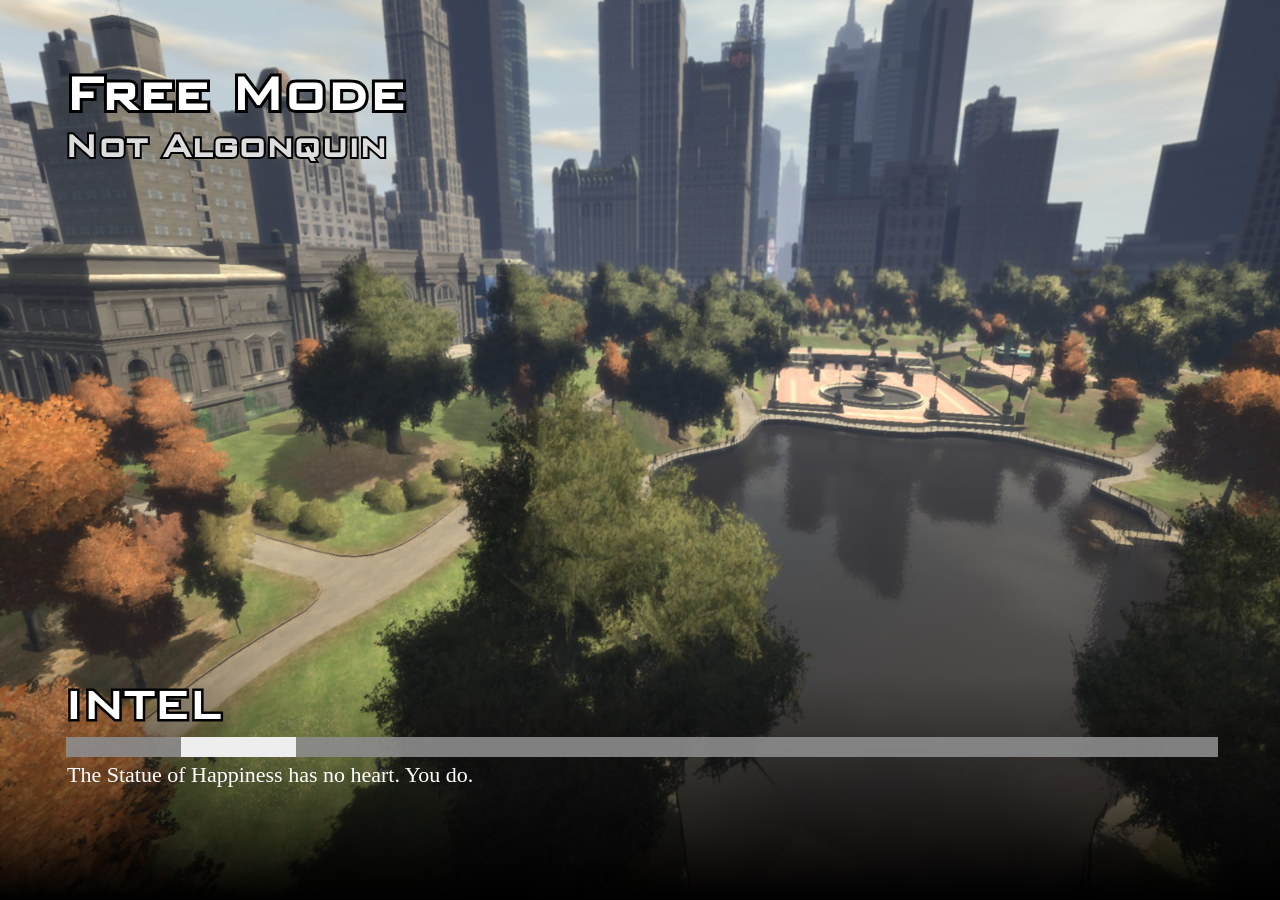
<file: resources/[test]/example-loadscreen/index.html>
<html>
    <head>
        <link href="keks.css" rel="stylesheet" type="text/css" />
    </head>
    <body>
        <div class="backdrop">
            <div class="top">
                <h1 title="Free Mode">Free Mode</h1>
                <h2 title="Not Algonquin">Not Algonquin</h2>
            </div>

            <div class="letni">
                <h2 title="INTEL">Intel</h2>
                <h3></h3>
                <div class="loadbar"><div class="thingy"></div></div>
                <p>The Statue of Happiness has no heart. You do.</p>
            </div>
            <div class="bottom">
                <div id="gradient">
                </div>
            </div>
        </div>

<script type="text/javascript">
// this will actually restart the loading bar a lot, making multiple loading bars is an exercise to the reader... for now.
// for a set of possible events, see https://github.com/citizenfx/fivem/blob/master/code/components/loading-screens-five/src/LoadingScreens.cpp
var count = 0;
var thisCount = 0;

const emoji = {
    INIT_BEFORE_MAP_LOADED: [ '🍉' ],
    INIT_AFTER_MAP_LOADED: [ '🍋', '🍊' ],
    INIT_SESSION: [ '🍐', '🍅', '🍆' ],
};

const handlers = {
    startInitFunctionOrder(data)
    {
        count = data.count;

        document.querySelector('.letni h3').innerHTML += emoji[data.type][data.order - 1] || '';
    },

    initFunctionInvoking(data)
    {
        document.querySelector('.thingy').style.left = '0%';
        document.querySelector('.thingy').style.width = ((data.idx / count) * 100) + '%';
    },

    startDataFileEntries(data)
    {
        count = data.count;

        document.querySelector('.letni h3').innerHTML += "\u{1f358}";
    },

    performMapLoadFunction(data)
    {
        ++thisCount;

        document.querySelector('.thingy').style.left = '0%';
        document.querySelector('.thingy').style.width = ((thisCount / count) * 100) + '%';
    },

    onLogLine(data)
    {
        document.querySelector('.letni p').innerHTML = data.message + "..!";
    }
};

window.addEventListener('message', function(e)
{
    (handlers[e.data.eventName] || function() {})(e.data);
});
</script>
    </body>
</html>
</file>
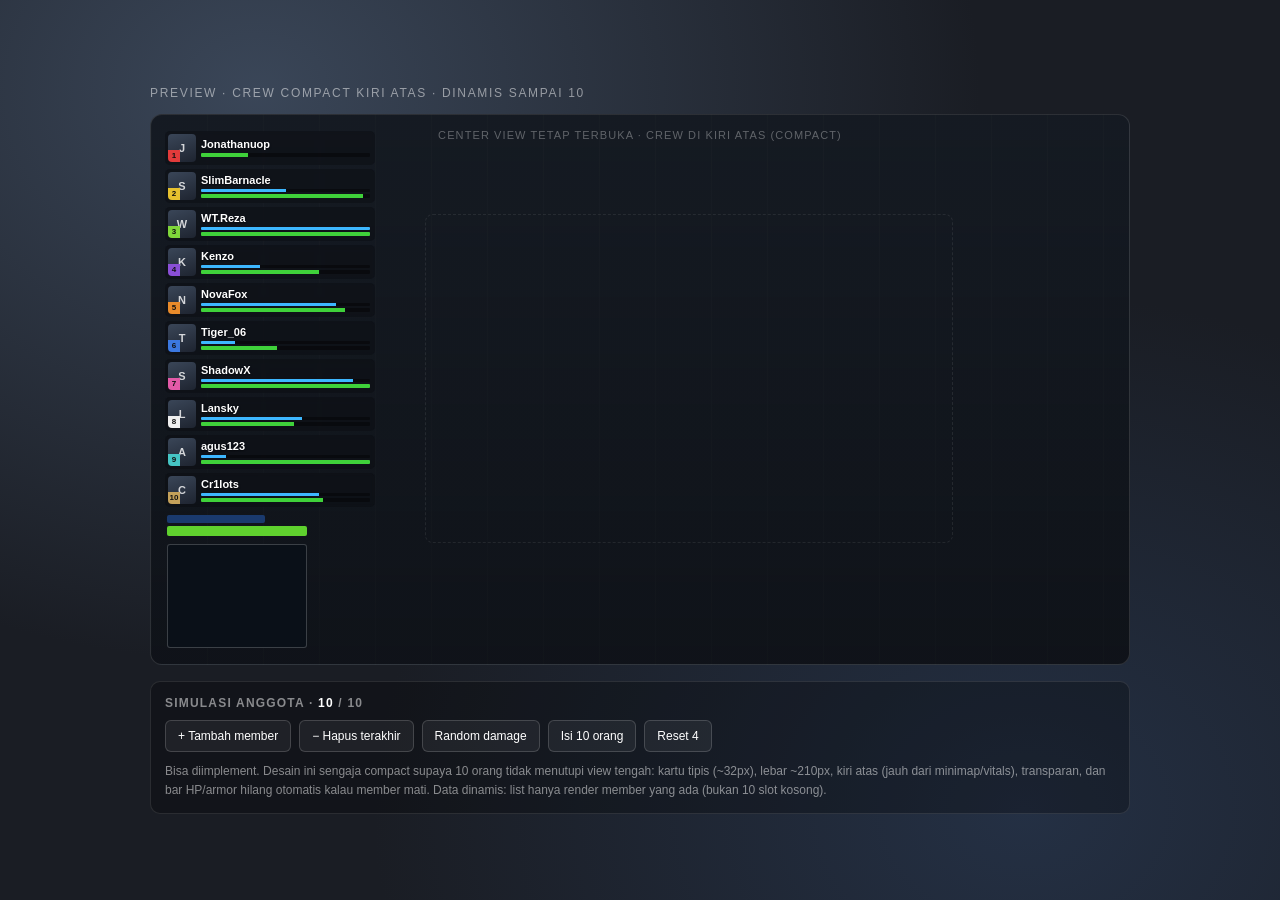
<file: ui-preview/crew-list-compact.html>
<!DOCTYPE html>
<html lang="id">
<head>
  <meta charset="UTF-8" />
  <meta name="viewport" content="width=device-width, initial-scale=1.0" />
  <title>WTBG Preview — Crew compact (kiri, max 10)</title>
  <style>
    :root {
      --panel: rgba(12, 14, 20, 0.52);
      --track: rgba(0, 0, 0, 0.4);
      --health: #3fd13a;
      --armor: #3db7ff;
      --ink: #ffffff;
      --muted: rgba(255, 255, 255, 0.5);
    }

    * { box-sizing: border-box; margin: 0; padding: 0; }

    body {
      min-height: 100vh;
      display: grid;
      place-items: center;
      font-family: "Segoe UI", Arial, Helvetica, sans-serif;
      color: var(--ink);
      background:
        radial-gradient(ellipse at 20% 10%, #3a4658 0%, transparent 50%),
        radial-gradient(ellipse at 80% 90%, #243044 0%, transparent 45%),
        #1a1d24;
      padding: 24px;
    }

    .stage { width: min(980px, 96vw); }

    .label {
      font-size: 12px;
      letter-spacing: 0.14em;
      text-transform: uppercase;
      color: var(--muted);
      margin-bottom: 14px;
    }

    .screen {
      position: relative;
      aspect-ratio: 16 / 9;
      border-radius: 12px;
      overflow: hidden;
      border: 1px solid rgba(255, 255, 255, 0.12);
      background:
        linear-gradient(180deg, rgba(20, 28, 36, 0.15), rgba(8, 10, 14, 0.45)),
        repeating-linear-gradient(90deg, rgba(255,255,255,0.015) 0 1px, transparent 1px 56px),
        #151a22;
    }

    .screen::before {
      content: "Center view tetap terbuka · crew di kiri atas (compact)";
      position: absolute;
      top: 14px;
      left: 50%;
      transform: translateX(-50%);
      font-size: 11px;
      letter-spacing: 0.1em;
      text-transform: uppercase;
      color: rgba(255, 255, 255, 0.32);
      white-space: nowrap;
    }

    /* Safe center zone indicator */
    .safe-zone {
      position: absolute;
      left: 28%;
      right: 18%;
      top: 18%;
      bottom: 22%;
      border: 1px dashed rgba(255, 255, 255, 0.08);
      border-radius: 8px;
      pointer-events: none;
    }

    /* Minimap + vitals (bottom-left) — crew jangan tabrakan sini */
    .minimap {
      position: absolute;
      left: 16px;
      bottom: 16px;
      width: 140px;
      height: 104px;
      border-radius: 3px;
      border: 1px solid rgba(255, 255, 255, 0.2);
      background: #0a1018;
    }

    .vitals-mock {
      position: absolute;
      left: 16px;
      bottom: 128px;
      width: 140px;
      display: flex;
      flex-direction: column;
      gap: 3px;
    }

    .vitals-mock i {
      display: block;
      height: 10px;
      border-radius: 2px;
      background: #5fd12e;
    }

    .vitals-mock i:first-child {
      height: 8px;
      width: 70%;
      background: #1a3a6e;
    }

    /* ===== Compact crew — kiri atas ===== */
    .crew {
      position: absolute;
      top: 16px;
      left: 14px;
      width: min(210px, 22vw);
      display: flex;
      flex-direction: column;
      gap: 4px;
      max-height: calc(100% - 160px); /* sisakan ruang minimap/vitals */
      overflow: hidden;
      pointer-events: none;
      user-select: none;
    }

    .member {
      display: grid;
      grid-template-columns: 28px 1fr;
      gap: 5px;
      align-items: center;
      padding: 3px 5px 3px 3px;
      border-radius: 5px;
      background: var(--panel);
      backdrop-filter: blur(2px);
    }

    .member.is-dead {
      opacity: 0.38;
      filter: grayscale(0.4);
    }

    .member.is-dead .bars {
      display: none; /* hemat ruang saat mati */
    }

    .avatar {
      width: 28px;
      height: 28px;
      border-radius: 4px;
      overflow: hidden;
      position: relative;
      background: #2a2436;
    }

    .avatar .fallback {
      width: 100%;
      height: 100%;
      display: grid;
      place-items: center;
      font-size: 11px;
      font-weight: 800;
      color: rgba(255, 255, 255, 0.8);
      background: linear-gradient(160deg, #3a4658, #1e2430);
    }

    .avatar .slot {
      position: absolute;
      left: 0;
      bottom: 0;
      width: 12px;
      height: 12px;
      font-size: 8px;
      font-weight: 800;
      color: #111;
      display: grid;
      place-items: center;
      line-height: 1;
    }

    .mid {
      min-width: 0;
      display: flex;
      flex-direction: column;
      gap: 3px;
    }

    .name {
      font-size: 11px;
      font-weight: 700;
      white-space: nowrap;
      overflow: hidden;
      text-overflow: ellipsis;
      text-shadow: 0 1px 2px rgba(0, 0, 0, 0.55);
      line-height: 1.1;
    }

    .bars {
      display: flex;
      flex-direction: column;
      gap: 2px;
    }

    .bar {
      height: 4px;
      border-radius: 1px;
      background: var(--track);
      overflow: hidden;
    }

    .bar.armor { height: 3px; }
    .bar > i {
      display: block;
      height: 100%;
      width: 0%;
      transition: width 140ms linear;
    }
    .bar.armor > i { background: var(--armor); }
    .bar.health > i { background: var(--health); }
    .bar.is-hidden { display: none; }

    .c1 { background: #e23b3b; }
    .c2 { background: #e6c12e; }
    .c3 { background: #7fd63a; }
    .c4 { background: #8a4fd6; }
    .c5 { background: #e88a2a; }
    .c6 { background: #3b78e0; }
    .c7 { background: #e35aa8; }
    .c8 { background: #efefef; }
    .c9 { background: #45c4c4; }
    .c10 { background: #c4a15a; }

    .panel {
      margin-top: 16px;
      padding: 14px;
      border-radius: 10px;
      border: 1px solid rgba(255, 255, 255, 0.1);
      background: rgba(0, 0, 0, 0.28);
    }

    .panel h2 {
      font-size: 12px;
      letter-spacing: 0.1em;
      text-transform: uppercase;
      color: var(--muted);
      margin-bottom: 10px;
    }

    .actions {
      display: flex;
      flex-wrap: wrap;
      gap: 8px;
      margin-bottom: 10px;
    }

    button {
      border: 1px solid rgba(255, 255, 255, 0.16);
      background: rgba(255, 255, 255, 0.06);
      color: #fff;
      font-size: 12px;
      padding: 8px 12px;
      border-radius: 6px;
      cursor: pointer;
    }

    button:hover { background: rgba(255, 255, 255, 0.12); }

    .note {
      font-size: 12px;
      line-height: 1.55;
      color: var(--muted);
    }

    .count {
      font-variant-numeric: tabular-nums;
      color: #fff;
    }
  </style>
</head>
<body>
  <div class="stage">
    <p class="label">Preview · Crew compact kiri atas · dinamis sampai 10</p>

    <div class="screen">
      <div class="safe-zone"></div>
      <div class="crew" id="crew"></div>
      <div class="vitals-mock" aria-hidden="true"><i></i><i></i></div>
      <div class="minimap"></div>
    </div>

    <div class="panel">
      <h2>Simulasi anggota · <span class="count" id="count">0</span> / 10</h2>
      <div class="actions">
        <button type="button" id="btn-add">+ Tambah member</button>
        <button type="button" id="btn-remove">− Hapus terakhir</button>
        <button type="button" id="btn-damage">Random damage</button>
        <button type="button" id="btn-fill10">Isi 10 orang</button>
        <button type="button" id="btn-reset">Reset 4</button>
      </div>
      <p class="note">
        Bisa diimplement. Desain ini sengaja compact supaya 10 orang tidak menutupi
        view tengah: kartu tipis (~32px), lebar ~210px, kiri atas (jauh dari minimap/vitals),
        transparan, dan bar HP/armor hilang otomatis kalau member mati.
        Data dinamis: list hanya render member yang ada (bukan 10 slot kosong).
      </p>
    </div>
  </div>

  <script>
    const COLORS = ["c1","c2","c3","c4","c5","c6","c7","c8","c9","c10"];
    const NAMES = [
      "Jonathanuop", "SlimBarnacle", "WT.Reza", "Kenzo", "NovaFox",
      "Tiger_06", "ShadowX", "Lansky", "agus123", "Cr1lots"
    ];

    let members = NAMES.slice(0, 10).map((name, i) => ({
      name,
      armor: [0, 50, 100, 35, 80, 20, 90, 60, 15, 70][i],
      health: [28, 96, 100, 70, 85, 45, 100, 55, 100, 72][i],
      alive: true,
    }));

    function clamp(n, min, max) {
      return Math.max(min, Math.min(max, Number(n) || 0));
    }

    function escapeHtml(v) {
      return String(v)
        .replaceAll("&", "&amp;")
        .replaceAll("<", "&lt;")
        .replaceAll(">", "&gt;")
        .replaceAll('"', "&quot;");
    }

    function card(m, i) {
      const dead = !m.alive || m.health <= 0;
      const armor = clamp(m.armor, 0, 100);
      const health = clamp(m.health, 0, 100);
      const hideArmor = armor <= 0;
      const initial = (m.name || "?").trim().slice(0, 1).toUpperCase();

      return `
        <article class="member${dead ? " is-dead" : ""}">
          <div class="avatar">
            <div class="fallback">${escapeHtml(initial)}</div>
            <span class="slot ${COLORS[i]}">${i + 1}</span>
          </div>
          <div class="mid">
            <div class="name">${escapeHtml(m.name)}</div>
            <div class="bars">
              <div class="bar armor${hideArmor ? " is-hidden" : ""}"><i style="width:${armor}%"></i></div>
              <div class="bar health"><i style="width:${health}%"></i></div>
            </div>
          </div>
        </article>`;
    }

    function render() {
      document.getElementById("crew").innerHTML = members.map(card).join("");
      document.getElementById("count").textContent = String(members.length);
    }

    document.getElementById("btn-add").addEventListener("click", () => {
      if (members.length >= 10) return;
      const i = members.length;
      members.push({
        name: NAMES[i] || `Player_${i + 1}`,
        armor: 60 + Math.floor(Math.random() * 40),
        health: 70 + Math.floor(Math.random() * 30),
        alive: true,
      });
      render();
    });

    document.getElementById("btn-remove").addEventListener("click", () => {
      members.pop();
      render();
    });

    document.getElementById("btn-damage").addEventListener("click", () => {
      members.forEach((m) => {
        if (!m.alive) return;
        let left = 10 + Math.floor(Math.random() * 35);
        if (m.armor > 0) {
          const taken = Math.min(m.armor, left);
          m.armor -= taken;
          left -= taken;
        }
        if (left > 0) m.health = clamp(m.health - left, 0, 100);
        if (m.health <= 0) m.alive = false;
      });
      render();
    });

    document.getElementById("btn-fill10").addEventListener("click", () => {
      while (members.length < 10) {
        const i = members.length;
        members.push({
          name: NAMES[i] || `Player_${i + 1}`,
          armor: Math.floor(Math.random() * 100),
          health: 40 + Math.floor(Math.random() * 60),
          alive: true,
        });
      }
      render();
    });

    document.getElementById("btn-reset").addEventListener("click", () => {
      members = NAMES.slice(0, 4).map((name) => ({
        name,
        armor: 100,
        health: 100,
        alive: true,
      }));
      render();
    });

    render();
  </script>
</body>
</html>
</file>
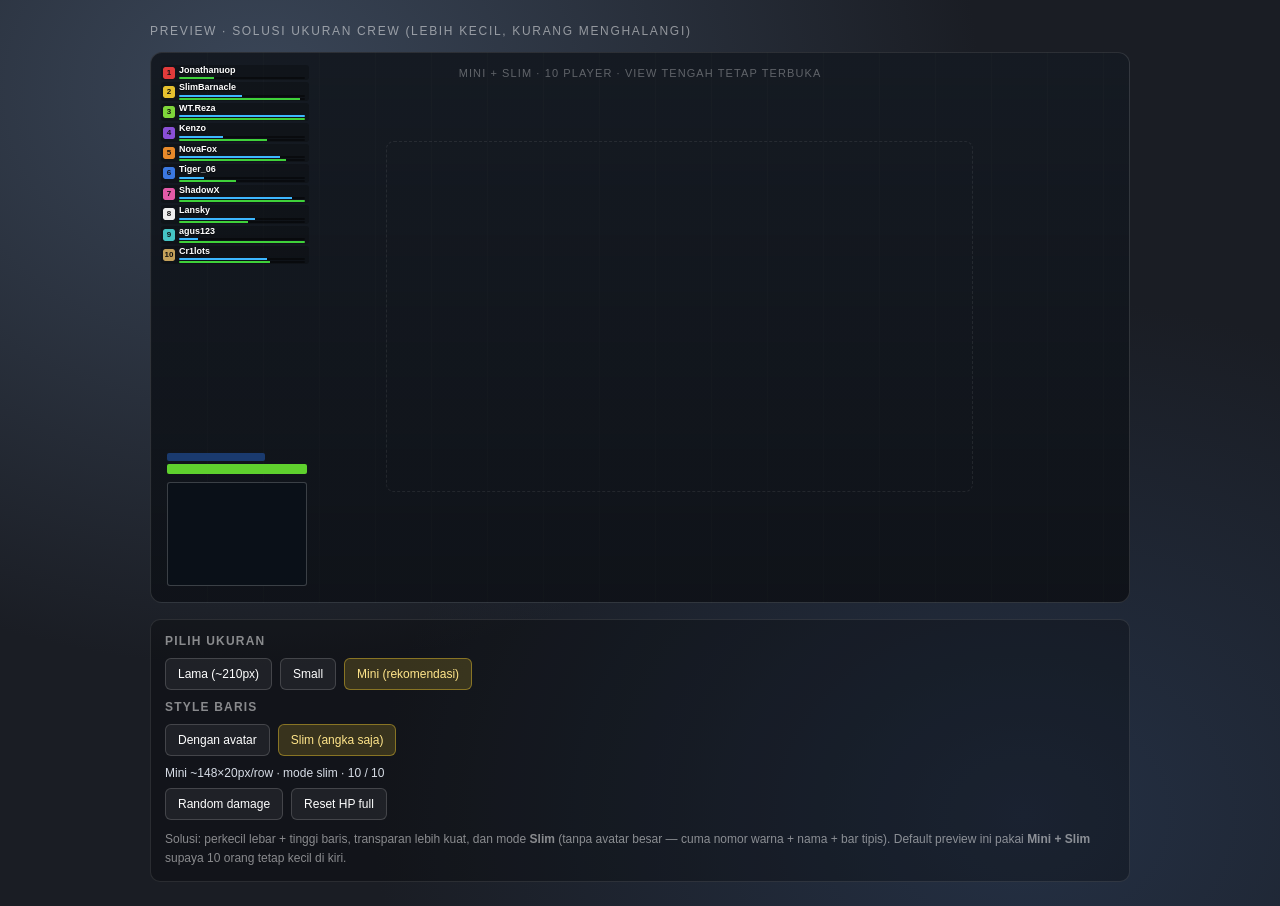
<file: ui-preview/crew-list-mini.html>
<!DOCTYPE html>
<html lang="id">
<head>
  <meta charset="UTF-8" />
  <meta name="viewport" content="width=device-width, initial-scale=1.0" />
  <title>WTBG Preview — Crew mini (solusi ukuran)</title>
  <style>
    :root {
      --panel: rgba(10, 12, 16, 0.42);
      --track: rgba(0, 0, 0, 0.45);
      --health: #3fd13a;
      --armor: #3db7ff;
      --ink: #ffffff;
      --muted: rgba(255, 255, 255, 0.5);
      --crew-w: 156px;
      --row-pad: 2px;
      --gap: 2px;
      --avatar: 18px;
      --name: 10px;
      --bar-h: 2px;
      --armor-h: 2px;
      --slot: 9px;
    }

    * { box-sizing: border-box; margin: 0; padding: 0; }

    body {
      min-height: 100vh;
      display: grid;
      place-items: center;
      font-family: "Segoe UI", Arial, Helvetica, sans-serif;
      color: var(--ink);
      background:
        radial-gradient(ellipse at 20% 10%, #3a4658 0%, transparent 50%),
        radial-gradient(ellipse at 80% 90%, #243044 0%, transparent 45%),
        #1a1d24;
      padding: 24px;
    }

    .stage { width: min(980px, 96vw); }

    .label {
      font-size: 12px;
      letter-spacing: 0.14em;
      text-transform: uppercase;
      color: var(--muted);
      margin-bottom: 14px;
    }

    .screen {
      position: relative;
      aspect-ratio: 16 / 9;
      border-radius: 12px;
      overflow: hidden;
      border: 1px solid rgba(255, 255, 255, 0.12);
      background:
        linear-gradient(180deg, rgba(20, 28, 36, 0.15), rgba(8, 10, 14, 0.45)),
        repeating-linear-gradient(90deg, rgba(255,255,255,0.015) 0 1px, transparent 1px 56px),
        #151a22;
    }

    .hint {
      position: absolute;
      top: 14px;
      left: 50%;
      transform: translateX(-50%);
      font-size: 11px;
      letter-spacing: 0.1em;
      text-transform: uppercase;
      color: rgba(255, 255, 255, 0.32);
      white-space: nowrap;
      pointer-events: none;
    }

    .safe-zone {
      position: absolute;
      left: 24%;
      right: 16%;
      top: 16%;
      bottom: 20%;
      border: 1px dashed rgba(255, 255, 255, 0.08);
      border-radius: 8px;
      pointer-events: none;
    }

    .minimap {
      position: absolute;
      left: 16px;
      bottom: 16px;
      width: 140px;
      height: 104px;
      border-radius: 3px;
      border: 1px solid rgba(255, 255, 255, 0.2);
      background: #0a1018;
    }

    .vitals-mock {
      position: absolute;
      left: 16px;
      bottom: 128px;
      width: 140px;
      display: flex;
      flex-direction: column;
      gap: 3px;
    }

    .vitals-mock i {
      display: block;
      height: 10px;
      border-radius: 2px;
      background: #5fd12e;
    }

    .vitals-mock i:first-child {
      height: 8px;
      width: 70%;
      background: #1a3a6e;
    }

    /* Crew */
    .crew {
      position: absolute;
      top: 12px;
      left: 10px;
      width: var(--crew-w);
      display: flex;
      flex-direction: column;
      gap: var(--gap);
      max-height: calc(100% - 150px);
      overflow: hidden;
      pointer-events: none;
      user-select: none;
    }

    .member {
      display: grid;
      grid-template-columns: var(--avatar) 1fr;
      gap: 4px;
      align-items: center;
      padding: var(--row-pad) 4px var(--row-pad) 2px;
      border-radius: 3px;
      background: var(--panel);
    }

    .member.is-dead { opacity: 0.34; filter: grayscale(0.45); }
    .member.is-dead .bars { display: none; }

    .avatar {
      width: var(--avatar);
      height: var(--avatar);
      border-radius: 3px;
      position: relative;
      overflow: hidden;
      background: #2a2436;
    }

    .avatar .fallback {
      width: 100%;
      height: 100%;
      display: grid;
      place-items: center;
      font-size: calc(var(--avatar) * 0.45);
      font-weight: 800;
      color: rgba(255, 255, 255, 0.85);
      background: linear-gradient(160deg, #3a4658, #1e2430);
    }

    .avatar .slot {
      position: absolute;
      left: 0;
      bottom: 0;
      min-width: var(--slot);
      height: var(--slot);
      padding: 0 1px;
      font-size: calc(var(--slot) * 0.78);
      font-weight: 800;
      color: #111;
      display: grid;
      place-items: center;
      line-height: 1;
    }

    .mid {
      min-width: 0;
      display: flex;
      flex-direction: column;
      gap: 2px;
    }

    .name {
      font-size: var(--name);
      font-weight: 700;
      white-space: nowrap;
      overflow: hidden;
      text-overflow: ellipsis;
      text-shadow: 0 1px 1px rgba(0, 0, 0, 0.6);
      line-height: 1.05;
    }

    .bars {
      display: flex;
      flex-direction: column;
      gap: 1px;
    }

    .bar {
      height: var(--bar-h);
      border-radius: 1px;
      background: var(--track);
      overflow: hidden;
    }

    .bar.armor { height: var(--armor-h); }
    .bar > i {
      display: block;
      height: 100%;
      width: 0%;
    }
    .bar.armor > i { background: var(--armor); }
    .bar.health > i { background: var(--health); }
    .bar.is-hidden { display: none; }

    /* Mode: no avatar — even thinner footprint */
    .crew.mode-slim .member {
      grid-template-columns: 12px 1fr;
      gap: 4px;
    }

    .crew.mode-slim .avatar {
      width: 12px;
      height: 12px;
      border-radius: 2px;
      background: transparent;
    }

    .crew.mode-slim .avatar .fallback { display: none; }
    .crew.mode-slim .avatar .slot {
      position: static;
      width: 12px;
      height: 12px;
      min-width: 12px;
      border-radius: 2px;
      font-size: 8px;
    }

    .c1 { background: #e23b3b; }
    .c2 { background: #e6c12e; }
    .c3 { background: #7fd63a; }
    .c4 { background: #8a4fd6; }
    .c5 { background: #e88a2a; }
    .c6 { background: #3b78e0; }
    .c7 { background: #e35aa8; }
    .c8 { background: #efefef; }
    .c9 { background: #45c4c4; }
    .c10 { background: #c4a15a; }

    .panel {
      margin-top: 16px;
      padding: 14px;
      border-radius: 10px;
      border: 1px solid rgba(255, 255, 255, 0.1);
      background: rgba(0, 0, 0, 0.28);
    }

    .panel h2 {
      font-size: 12px;
      letter-spacing: 0.1em;
      text-transform: uppercase;
      color: var(--muted);
      margin-bottom: 10px;
    }

    .sizes, .modes, .actions {
      display: flex;
      flex-wrap: wrap;
      gap: 8px;
      margin-bottom: 10px;
    }

    button {
      border: 1px solid rgba(255, 255, 255, 0.16);
      background: rgba(255, 255, 255, 0.06);
      color: #fff;
      font-size: 12px;
      padding: 8px 12px;
      border-radius: 6px;
      cursor: pointer;
    }

    button:hover { background: rgba(255, 255, 255, 0.12); }
    button.is-on {
      background: rgba(232, 196, 48, 0.18);
      border-color: rgba(232, 196, 48, 0.45);
      color: #ffe58a;
    }

    .meta {
      font-size: 12px;
      color: #d7dde6;
      margin-bottom: 8px;
      font-variant-numeric: tabular-nums;
    }

    .note {
      font-size: 12px;
      line-height: 1.55;
      color: var(--muted);
    }
  </style>
</head>
<body>
  <div class="stage">
    <p class="label">Preview · solusi ukuran crew (lebih kecil, kurang menghalangi)</p>

    <div class="screen">
      <p class="hint" id="hint">Mini · 10 player · view tengah tetap terbuka</p>
      <div class="safe-zone"></div>
      <div class="crew mode-slim" id="crew"></div>
      <div class="vitals-mock" aria-hidden="true"><i></i><i></i></div>
      <div class="minimap"></div>
    </div>

    <div class="panel">
      <h2>Pilih ukuran</h2>
      <div class="sizes">
        <button type="button" data-size="old">Lama (~210px)</button>
        <button type="button" data-size="small">Small</button>
        <button type="button" class="is-on" data-size="mini">Mini (rekomendasi)</button>
      </div>

      <h2>Style baris</h2>
      <div class="modes">
        <button type="button" data-mode="card">Dengan avatar</button>
        <button type="button" class="is-on" data-mode="slim">Slim (angka saja)</button>
      </div>

      <p class="meta" id="meta">—</p>

      <div class="actions">
        <button type="button" id="btn-damage">Random damage</button>
        <button type="button" id="btn-reset">Reset HP full</button>
      </div>

      <p class="note">
        Solusi: perkecil lebar + tinggi baris, transparan lebih kuat, dan mode
        <b>Slim</b> (tanpa avatar besar — cuma nomor warna + nama + bar tipis).
        Default preview ini pakai <b>Mini + Slim</b> supaya 10 orang tetap kecil di kiri.
      </p>
    </div>
  </div>

  <script>
    const COLORS = ["c1","c2","c3","c4","c5","c6","c7","c8","c9","c10"];
    const NAMES = [
      "Jonathanuop", "SlimBarnacle", "WT.Reza", "Kenzo", "NovaFox",
      "Tiger_06", "ShadowX", "Lansky", "agus123", "Cr1lots"
    ];

    const SIZES = {
      old: {
        "--crew-w": "210px",
        "--row-pad": "3px",
        "--gap": "4px",
        "--avatar": "28px",
        "--name": "11px",
        "--bar-h": "4px",
        "--armor-h": "3px",
        "--slot": "12px",
        label: "Lama ~210×32px/row",
      },
      small: {
        "--crew-w": "176px",
        "--row-pad": "2px",
        "--gap": "3px",
        "--avatar": "22px",
        "--name": "10px",
        "--bar-h": "3px",
        "--armor-h": "2px",
        "--slot": "10px",
        label: "Small ~176×26px/row",
      },
      mini: {
        "--crew-w": "148px",
        "--row-pad": "1px",
        "--gap": "2px",
        "--avatar": "18px",
        "--name": "9px",
        "--bar-h": "2px",
        "--armor-h": "2px",
        "--slot": "9px",
        label: "Mini ~148×20px/row",
      },
    };

    let size = "mini";
    let mode = "slim";

    const members = NAMES.map((name, i) => ({
      name,
      armor: [0, 50, 100, 35, 80, 20, 90, 60, 15, 70][i],
      health: [28, 96, 100, 70, 85, 45, 100, 55, 100, 72][i],
      alive: true,
    }));

    function clamp(n, min, max) {
      return Math.max(min, Math.min(max, Number(n) || 0));
    }

    function escapeHtml(v) {
      return String(v)
        .replaceAll("&", "&amp;")
        .replaceAll("<", "&lt;")
        .replaceAll(">", "&gt;")
        .replaceAll('"', "&quot;");
    }

    function applySize() {
      const conf = SIZES[size];
      const root = document.documentElement;
      Object.entries(conf).forEach(([k, v]) => {
        if (k.startsWith("--")) root.style.setProperty(k, v);
      });
      document.querySelectorAll("[data-size]").forEach((btn) => {
        btn.classList.toggle("is-on", btn.dataset.size === size);
      });
      document.getElementById("meta").textContent =
        `${conf.label} · mode ${mode} · 10 / 10`;
      document.getElementById("hint").textContent =
        `${size.toUpperCase()} + ${mode.toUpperCase()} · 10 player · view tengah tetap terbuka`;
    }

    function applyMode() {
      const crew = document.getElementById("crew");
      crew.classList.toggle("mode-slim", mode === "slim");
      document.querySelectorAll("[data-mode]").forEach((btn) => {
        btn.classList.toggle("is-on", btn.dataset.mode === mode);
      });
      applySize();
    }

    function card(m, i) {
      const dead = !m.alive || m.health <= 0;
      const armor = clamp(m.armor, 0, 100);
      const health = clamp(m.health, 0, 100);
      const hideArmor = armor <= 0;
      const initial = (m.name || "?").trim().slice(0, 1).toUpperCase();

      return `
        <article class="member${dead ? " is-dead" : ""}">
          <div class="avatar">
            <div class="fallback">${escapeHtml(initial)}</div>
            <span class="slot ${COLORS[i]}">${i + 1}</span>
          </div>
          <div class="mid">
            <div class="name">${escapeHtml(m.name)}</div>
            <div class="bars">
              <div class="bar armor${hideArmor ? " is-hidden" : ""}"><i style="width:${armor}%"></i></div>
              <div class="bar health"><i style="width:${health}%"></i></div>
            </div>
          </div>
        </article>`;
    }

    function render() {
      document.getElementById("crew").innerHTML = members.map(card).join("");
      applyMode();
    }

    document.querySelectorAll("[data-size]").forEach((btn) => {
      btn.addEventListener("click", () => {
        size = btn.dataset.size;
        applySize();
      });
    });

    document.querySelectorAll("[data-mode]").forEach((btn) => {
      btn.addEventListener("click", () => {
        mode = btn.dataset.mode;
        applyMode();
      });
    });

    document.getElementById("btn-damage").addEventListener("click", () => {
      members.forEach((m) => {
        if (!m.alive) return;
        let left = 12 + Math.floor(Math.random() * 30);
        if (m.armor > 0) {
          const taken = Math.min(m.armor, left);
          m.armor -= taken;
          left -= taken;
        }
        if (left > 0) m.health = clamp(m.health - left, 0, 100);
        if (m.health <= 0) m.alive = false;
      });
      render();
    });

    document.getElementById("btn-reset").addEventListener("click", () => {
      members.forEach((m) => {
        m.armor = 100;
        m.health = 100;
        m.alive = true;
      });
      render();
    });

    render();
  </script>
</body>
</html>
</file>
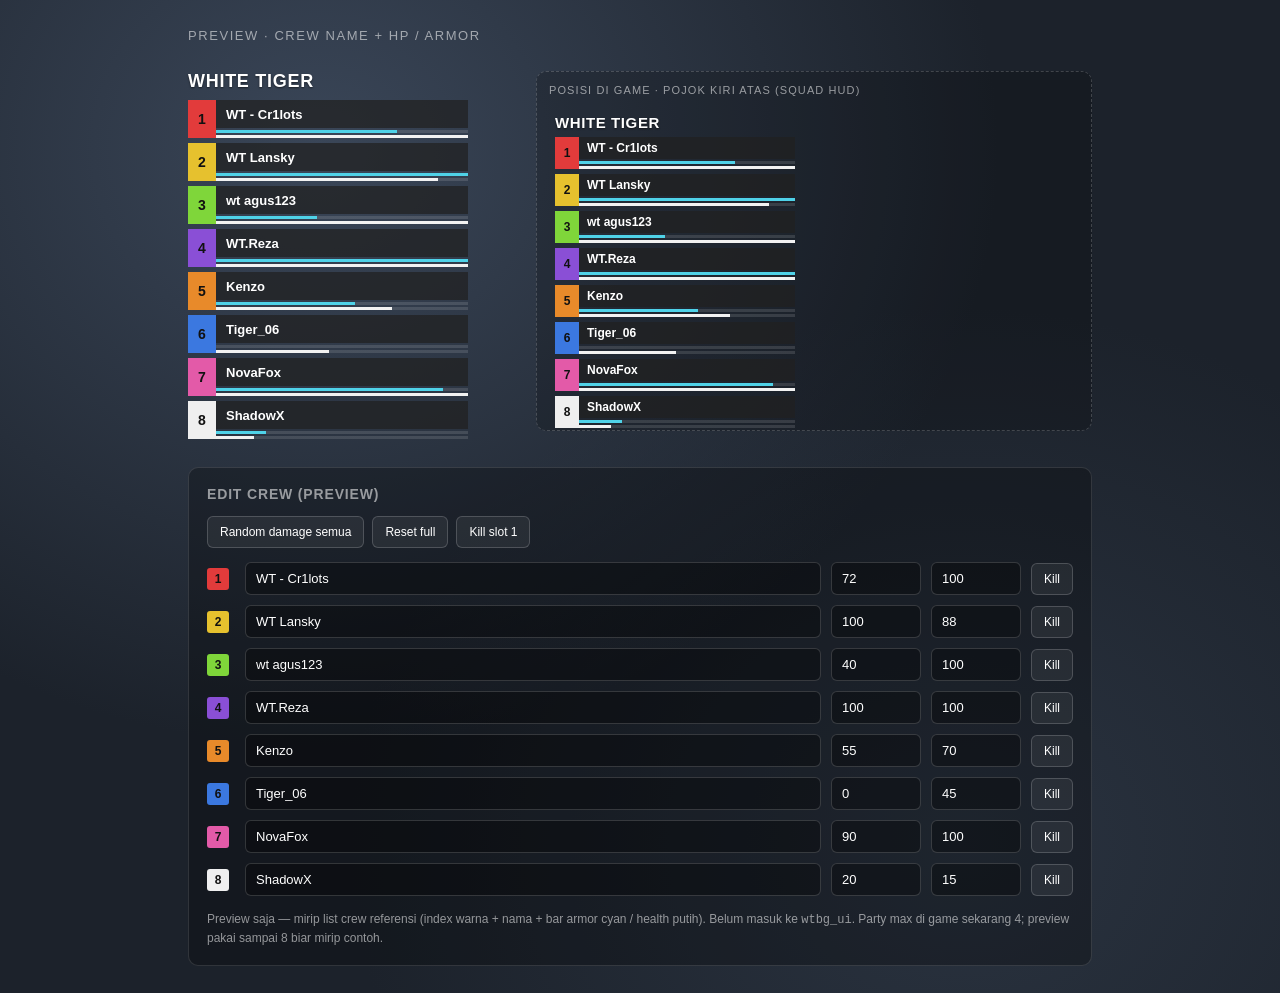
<file: ui-preview/crew-list.html>
<!DOCTYPE html>
<html lang="id">
<head>
  <meta charset="UTF-8" />
  <meta name="viewport" content="width=device-width, initial-scale=1.0" />
  <title>WTBG Preview — Crew List</title>
  <style>
    :root {
      --ink: #ffffff;
      --muted: rgba(255, 255, 255, 0.55);
      --name-bg: rgba(32, 32, 32, 0.72);
      --armor: #4fd2e8;
      --health: #f2f2f2;
      --track: rgba(255, 255, 255, 0.12);
    }

    * {
      box-sizing: border-box;
      margin: 0;
      padding: 0;
    }

    body {
      min-height: 100vh;
      display: grid;
      place-items: center;
      font-family: "Segoe UI", Arial, Helvetica, sans-serif;
      color: var(--ink);
      background:
        radial-gradient(ellipse at 25% 15%, #3a4658 0%, transparent 50%),
        radial-gradient(ellipse at 75% 85%, #2a3340 0%, transparent 45%),
        #1c222b;
    }

    .stage {
      width: min(960px, 94vw);
      padding: 28px;
      display: grid;
      grid-template-columns: 320px 1fr;
      gap: 28px;
      align-items: start;
    }

    @media (max-width: 820px) {
      .stage {
        grid-template-columns: 1fr;
      }
    }

    .label {
      grid-column: 1 / -1;
      font-size: 13px;
      letter-spacing: 0.12em;
      text-transform: uppercase;
      color: var(--muted);
    }

    /* ===== Crew panel (style referensi) ===== */
    .crew {
      width: 280px;
      user-select: none;
    }

    .crew-title {
      font-family: "Arial Black", "Arial Bold", Arial, sans-serif;
      font-size: 18px;
      font-weight: 900;
      letter-spacing: 0.04em;
      text-transform: uppercase;
      margin-bottom: 8px;
      text-shadow: 0 1px 2px rgba(0, 0, 0, 0.55);
    }

    .crew-list {
      display: flex;
      flex-direction: column;
      gap: 5px;
      list-style: none;
    }

    .member {
      display: grid;
      grid-template-columns: 28px 1fr;
      gap: 0;
      align-items: stretch;
    }

    .member.is-dead {
      opacity: 0.38;
    }

    .member-index {
      display: grid;
      place-items: center;
      font-family: "Arial Black", Arial, sans-serif;
      font-size: 14px;
      font-weight: 900;
      color: #111;
      line-height: 1;
    }

    .member-body {
      min-width: 0;
    }

    .member-name {
      height: 28px;
      display: flex;
      align-items: center;
      padding: 0 10px;
      background: var(--name-bg);
      font-size: 13px;
      font-weight: 600;
      white-space: nowrap;
      overflow: hidden;
      text-overflow: ellipsis;
    }

    .member-bars {
      display: flex;
      flex-direction: column;
      gap: 2px;
      margin-top: 2px;
    }

    .mini-bar {
      position: relative;
      height: 3px;
      background: var(--track);
      overflow: hidden;
    }

    .mini-bar > span {
      display: block;
      height: 100%;
      width: 0%;
      transition: width 140ms linear;
    }

    .mini-bar.armor > span {
      background: var(--armor);
    }

    .mini-bar.health > span {
      background: var(--health);
    }

    /* color slots 1..8 */
    .c1 { background: #e23b3b; }
    .c2 { background: #e6c12e; }
    .c3 { background: #7fd63a; }
    .c4 { background: #8a4fd6; }
    .c5 { background: #e88a2a; }
    .c6 { background: #3b78e0; }
    .c7 { background: #e35aa8; }
    .c8 { background: #efefef; }

    /* ===== Placement mock ===== */
    .placement {
      position: relative;
      min-height: 360px;
      border-radius: 10px;
      border: 1px dashed rgba(255, 255, 255, 0.18);
      background: rgba(0, 0, 0, 0.2);
      overflow: hidden;
    }

    .placement .tag {
      position: absolute;
      top: 12px;
      left: 12px;
      font-size: 11px;
      letter-spacing: 0.1em;
      text-transform: uppercase;
      color: var(--muted);
    }

    .placement .crew {
      position: absolute;
      top: 42px;
      left: 18px;
      width: 240px;
    }

    .placement .crew-title {
      font-size: 15px;
      margin-bottom: 6px;
    }

    .placement .member-index {
      width: 24px;
      font-size: 12px;
    }

    .placement .member {
      grid-template-columns: 24px 1fr;
    }

    .placement .member-name {
      height: 22px;
      font-size: 12px;
      padding: 0 8px;
    }

    .panel {
      grid-column: 1 / -1;
      padding: 18px;
      border: 1px solid rgba(255, 255, 255, 0.12);
      border-radius: 10px;
      background: rgba(0, 0, 0, 0.28);
    }

    .panel h2 {
      font-size: 14px;
      font-weight: 600;
      letter-spacing: 0.06em;
      text-transform: uppercase;
      color: var(--muted);
      margin-bottom: 14px;
    }

    .actions {
      display: flex;
      flex-wrap: wrap;
      gap: 8px;
      margin-bottom: 14px;
    }

    .actions button,
    .row-actions button {
      border: 1px solid rgba(255, 255, 255, 0.18);
      background: rgba(255, 255, 255, 0.06);
      color: #fff;
      font-size: 12px;
      padding: 8px 12px;
      border-radius: 6px;
      cursor: pointer;
    }

    .actions button:hover,
    .row-actions button:hover {
      background: rgba(255, 255, 255, 0.12);
    }

    .editor {
      display: grid;
      gap: 10px;
    }

    .editor-row {
      display: grid;
      grid-template-columns: 28px 1fr 90px 90px auto;
      gap: 10px;
      align-items: center;
    }

    @media (max-width: 820px) {
      .editor-row {
        grid-template-columns: 28px 1fr;
      }
    }

    .editor-row input[type="text"],
    .editor-row input[type="number"] {
      width: 100%;
      border: 1px solid rgba(255, 255, 255, 0.16);
      background: rgba(0, 0, 0, 0.35);
      color: #fff;
      border-radius: 6px;
      padding: 8px 10px;
      font-size: 13px;
    }

    .editor-row input[type="number"] {
      font-variant-numeric: tabular-nums;
    }

    .slot-dot {
      width: 22px;
      height: 22px;
      border-radius: 3px;
      display: grid;
      place-items: center;
      color: #111;
      font-size: 12px;
      font-weight: 800;
    }

    .note {
      margin-top: 14px;
      font-size: 12px;
      line-height: 1.5;
      color: var(--muted);
    }
  </style>
</head>
<body>
  <div class="stage">
    <p class="label">Preview · Crew name + HP / Armor</p>

    <aside>
      <div class="crew" id="crew-demo"></div>
    </aside>

    <section class="placement" aria-label="Posisi in-game">
      <span class="tag">Posisi di game · pojok kiri atas (squad HUD)</span>
      <div class="crew" id="crew-ingame"></div>
    </section>

    <div class="panel">
      <h2>Edit crew (preview)</h2>
      <div class="actions">
        <button type="button" id="btn-damage">Random damage semua</button>
        <button type="button" id="btn-reset">Reset full</button>
        <button type="button" id="btn-kill-first">Kill slot 1</button>
      </div>
      <div class="editor" id="editor"></div>
      <p class="note">
        Preview saja — mirip list crew referensi (index warna + nama + bar armor cyan / health putih).
        Belum masuk ke <code>wtbg_ui</code>. Party max di game sekarang 4; preview pakai sampai 8 biar mirip contoh.
      </p>
    </div>
  </div>

  <script>
    const COLORS = ["c1", "c2", "c3", "c4", "c5", "c6", "c7", "c8"];

    const members = [
      { name: "WT - Cr1lots", armor: 72, health: 100, alive: true },
      { name: "WT Lansky", armor: 100, health: 88, alive: true },
      { name: "wt agus123", armor: 40, health: 100, alive: true },
      { name: "WT.Reza", armor: 100, health: 100, alive: true },
      { name: "Kenzo", armor: 55, health: 70, alive: true },
      { name: "Tiger_06", armor: 0, health: 45, alive: true },
      { name: "NovaFox", armor: 90, health: 100, alive: true },
      { name: "ShadowX", armor: 20, health: 15, alive: true },
    ];

    function clamp(n, min, max) {
      return Math.max(min, Math.min(max, Number(n) || 0));
    }

    function renderCrew(targetId) {
      const root = document.getElementById(targetId);
      const rows = members
        .map((m, i) => {
          const dead = !m.alive || m.health <= 0;
          return `
            <li class="member${dead ? " is-dead" : ""}">
              <div class="member-index ${COLORS[i]}">${i + 1}</div>
              <div class="member-body">
                <div class="member-name">${escapeHtml(m.name)}</div>
                <div class="member-bars">
                  <div class="mini-bar armor"><span style="width:${clamp(m.armor, 0, 100)}%"></span></div>
                  <div class="mini-bar health"><span style="width:${clamp(m.health, 0, 100)}%"></span></div>
                </div>
              </div>
            </li>`;
        })
        .join("");

      root.innerHTML = `
        <p class="crew-title">WHITE TIGER</p>
        <ul class="crew-list">${rows}</ul>
      `;
    }

    function escapeHtml(value) {
      return String(value)
        .replaceAll("&", "&amp;")
        .replaceAll("<", "&lt;")
        .replaceAll(">", "&gt;")
        .replaceAll('"', "&quot;");
    }

    function renderEditor() {
      const editor = document.getElementById("editor");
      editor.innerHTML = members
        .map((m, i) => `
          <div class="editor-row" data-index="${i}">
            <div class="slot-dot ${COLORS[i]}">${i + 1}</div>
            <input type="text" data-field="name" value="${escapeHtml(m.name)}" />
            <input type="number" data-field="armor" min="0" max="100" value="${m.armor}" title="Armor" />
            <input type="number" data-field="health" min="0" max="100" value="${m.health}" title="Health" />
            <div class="row-actions">
              <button type="button" data-action="toggle">${m.alive && m.health > 0 ? "Kill" : "Revive"}</button>
            </div>
          </div>
        `)
        .join("");
    }

    function renderAll() {
      renderCrew("crew-demo");
      renderCrew("crew-ingame");
      renderEditor();
    }

    document.getElementById("editor").addEventListener("input", (event) => {
      const input = event.target;
      if (!(input instanceof HTMLInputElement)) return;
      const row = input.closest(".editor-row");
      if (!row) return;
      const index = Number(row.dataset.index);
      const field = input.dataset.field;
      if (field === "name") {
        members[index].name = input.value;
      } else if (field === "armor") {
        members[index].armor = clamp(input.value, 0, 100);
      } else if (field === "health") {
        members[index].health = clamp(input.value, 0, 100);
        if (members[index].health <= 0) members[index].alive = false;
        if (members[index].health > 0) members[index].alive = true;
      }
      renderCrew("crew-demo");
      renderCrew("crew-ingame");
    });

    document.getElementById("editor").addEventListener("click", (event) => {
      const btn = event.target.closest("button[data-action='toggle']");
      if (!btn) return;
      const row = btn.closest(".editor-row");
      const index = Number(row.dataset.index);
      const m = members[index];
      if (m.alive && m.health > 0) {
        m.alive = false;
        m.health = 0;
      } else {
        m.alive = true;
        m.health = Math.max(m.health, 35);
      }
      renderAll();
    });

    document.getElementById("btn-damage").addEventListener("click", () => {
      members.forEach((m) => {
        if (!m.alive) return;
        const dmg = 8 + Math.floor(Math.random() * 28);
        let left = dmg;
        if (m.armor > 0) {
          const taken = Math.min(m.armor, left);
          m.armor -= taken;
          left -= taken;
        }
        if (left > 0) m.health = clamp(m.health - left, 0, 100);
        if (m.health <= 0) m.alive = false;
      });
      renderAll();
    });

    document.getElementById("btn-reset").addEventListener("click", () => {
      members.forEach((m) => {
        m.armor = 100;
        m.health = 100;
        m.alive = true;
      });
      renderAll();
    });

    document.getElementById("btn-kill-first").addEventListener("click", () => {
      members[0].health = 0;
      members[0].alive = false;
      renderAll();
    });

    renderAll();
  </script>
</body>
</html>
</file>
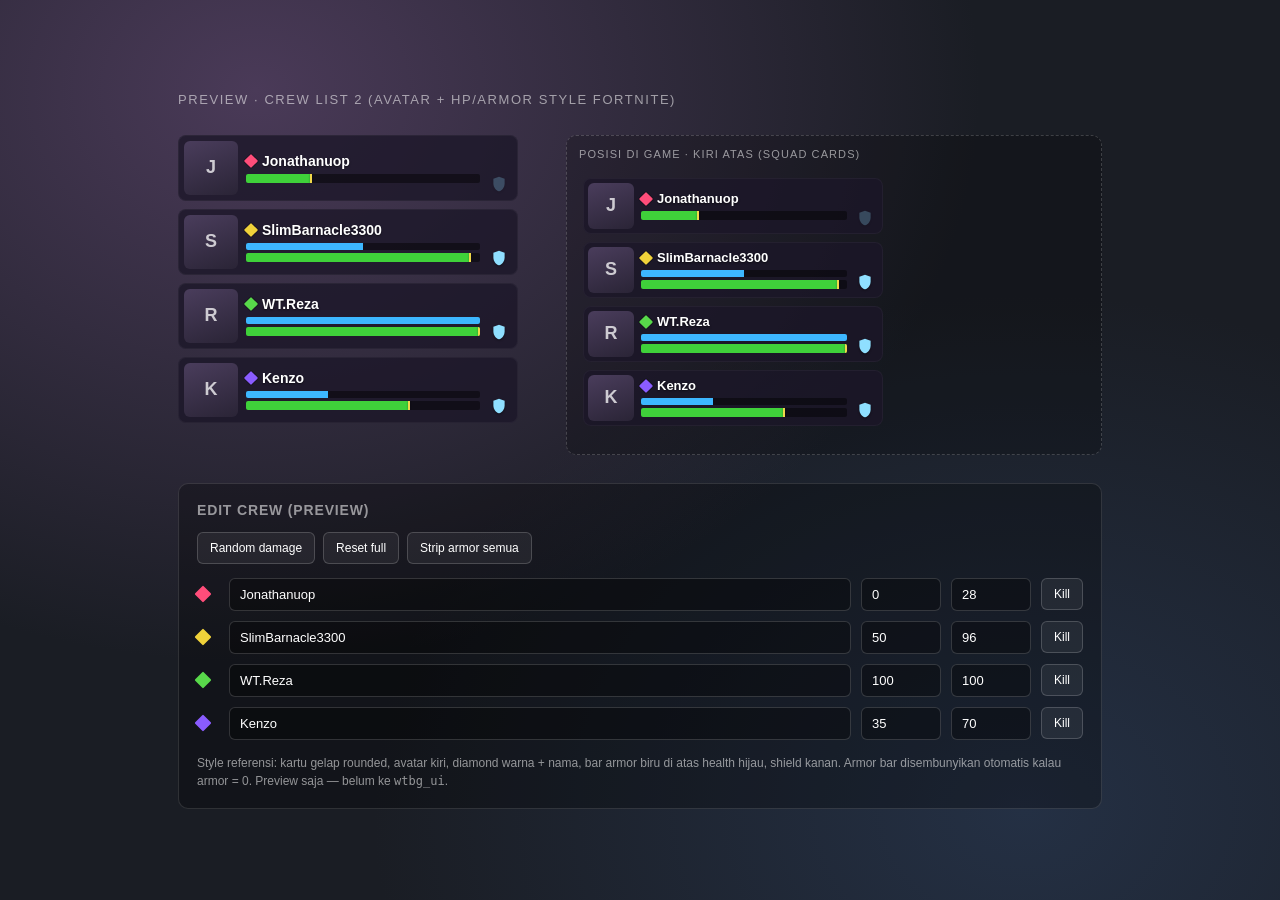
<file: ui-preview/crew-list2.html>
<!DOCTYPE html>
<html lang="id">
<head>
  <meta charset="UTF-8" />
  <meta name="viewport" content="width=device-width, initial-scale=1.0" />
  <title>WTBG Preview — Crew List 2</title>
  <style>
    :root {
      --panel: rgba(28, 22, 40, 0.78);
      --track: rgba(0, 0, 0, 0.45);
      --health: #3fd13a;
      --armor: #3db7ff;
      --ink: #ffffff;
      --muted: rgba(255, 255, 255, 0.55);
    }

    * {
      box-sizing: border-box;
      margin: 0;
      padding: 0;
    }

    body {
      min-height: 100vh;
      display: grid;
      place-items: center;
      font-family: "Segoe UI", Arial, Helvetica, sans-serif;
      color: var(--ink);
      background:
        radial-gradient(ellipse at 20% 10%, #4a3a58 0%, transparent 50%),
        radial-gradient(ellipse at 80% 90%, #243044 0%, transparent 45%),
        #1a1d24;
    }

    .stage {
      width: min(980px, 94vw);
      padding: 28px;
      display: grid;
      grid-template-columns: 360px 1fr;
      gap: 28px;
      align-items: start;
    }

    @media (max-width: 860px) {
      .stage { grid-template-columns: 1fr; }
    }

    .label {
      grid-column: 1 / -1;
      font-size: 13px;
      letter-spacing: 0.12em;
      text-transform: uppercase;
      color: var(--muted);
    }

    /* ===== Fortnite-like crew cards ===== */
    .crew {
      width: 340px;
      display: flex;
      flex-direction: column;
      gap: 8px;
      user-select: none;
    }

    .member {
      display: grid;
      grid-template-columns: 54px 1fr auto;
      gap: 8px;
      align-items: center;
      padding: 6px 8px 6px 6px;
      border-radius: 8px;
      background: var(--panel);
      box-shadow: inset 0 0 0 1px rgba(255, 255, 255, 0.04);
    }

    .member.is-dead {
      opacity: 0.42;
      filter: grayscale(0.35);
    }

    .avatar {
      width: 54px;
      height: 54px;
      border-radius: 6px;
      overflow: hidden;
      background: #2a2436;
      position: relative;
    }

    .avatar img,
    .avatar .fallback {
      width: 100%;
      height: 100%;
      display: block;
      object-fit: cover;
    }

    .avatar .fallback {
      display: grid;
      place-items: center;
      font-weight: 800;
      font-size: 18px;
      color: rgba(255, 255, 255, 0.75);
      background: linear-gradient(160deg, #4a3d5c, #2a2436);
    }

    .mid {
      min-width: 0;
      display: flex;
      flex-direction: column;
      gap: 5px;
    }

    .name-row {
      display: flex;
      align-items: center;
      gap: 6px;
      min-width: 0;
    }

    .diamond {
      width: 10px;
      height: 10px;
      flex: 0 0 auto;
      transform: rotate(45deg);
      border-radius: 1px;
      box-shadow: 0 0 0 1px rgba(0, 0, 0, 0.25);
    }

    .name {
      flex: 1;
      min-width: 0;
      font-size: 14px;
      font-weight: 700;
      white-space: nowrap;
      overflow: hidden;
      text-overflow: ellipsis;
      text-shadow: 0 1px 2px rgba(0, 0, 0, 0.55);
    }

    .bars {
      display: flex;
      flex-direction: column;
      gap: 3px;
    }

    .bar {
      position: relative;
      height: 8px;
      border-radius: 2px;
      background: var(--track);
      overflow: hidden;
    }

    .bar.armor {
      height: 7px;
    }

    .bar.health {
      height: 9px;
    }

    .bar > i {
      display: block;
      height: 100%;
      width: 0%;
      position: relative;
      transition: width 140ms linear;
    }

    .bar.armor > i {
      background: var(--armor);
    }

    .bar.health > i {
      background: var(--health);
    }

    /* yellow tick at end of fill (mirip referensi) */
    .bar.health > i::after {
      content: "";
      position: absolute;
      top: 0;
      right: 0;
      width: 2px;
      height: 100%;
      background: #f0d84a;
      box-shadow: 0 0 2px rgba(0, 0, 0, 0.4);
    }

    .bar.is-hidden {
      display: none;
    }

    .shield-wrap {
      width: 22px;
      display: grid;
      place-items: center;
      align-self: end;
      margin-bottom: 2px;
    }

    .shield-wrap svg {
      width: 18px;
      height: 18px;
      color: #8fdfff;
      filter: drop-shadow(0 1px 1px rgba(0, 0, 0, 0.45));
    }

    .shield-wrap.is-empty {
      opacity: 0.25;
    }

    /* diamond colors */
    .d1 { background: #ff4d7a; }
    .d2 { background: #f0d23a; }
    .d3 { background: #58d84a; }
    .d4 { background: #8a5cff; }

    /* ===== placement ===== */
    .placement {
      position: relative;
      min-height: 320px;
      border-radius: 10px;
      border: 1px dashed rgba(255, 255, 255, 0.18);
      background: rgba(0, 0, 0, 0.22);
      overflow: hidden;
    }

    .placement .tag {
      position: absolute;
      top: 12px;
      left: 12px;
      font-size: 11px;
      letter-spacing: 0.1em;
      text-transform: uppercase;
      color: var(--muted);
    }

    .placement .crew {
      position: absolute;
      top: 42px;
      left: 16px;
      width: 300px;
    }

    .placement .member {
      padding: 5px 7px 5px 5px;
      gap: 7px;
      grid-template-columns: 46px 1fr auto;
    }

    .placement .avatar {
      width: 46px;
      height: 46px;
    }

    .placement .name {
      font-size: 13px;
    }

    .panel {
      grid-column: 1 / -1;
      padding: 18px;
      border: 1px solid rgba(255, 255, 255, 0.12);
      border-radius: 10px;
      background: rgba(0, 0, 0, 0.28);
    }

    .panel h2 {
      font-size: 14px;
      font-weight: 600;
      letter-spacing: 0.06em;
      text-transform: uppercase;
      color: var(--muted);
      margin-bottom: 14px;
    }

    .actions {
      display: flex;
      flex-wrap: wrap;
      gap: 8px;
      margin-bottom: 14px;
    }

    .actions button,
    .row-actions button {
      border: 1px solid rgba(255, 255, 255, 0.18);
      background: rgba(255, 255, 255, 0.06);
      color: #fff;
      font-size: 12px;
      padding: 8px 12px;
      border-radius: 6px;
      cursor: pointer;
    }

    .actions button:hover,
    .row-actions button:hover {
      background: rgba(255, 255, 255, 0.12);
    }

    .editor {
      display: grid;
      gap: 10px;
    }

    .editor-row {
      display: grid;
      grid-template-columns: 22px 1.2fr 80px 80px auto;
      gap: 10px;
      align-items: center;
    }

    @media (max-width: 860px) {
      .editor-row {
        grid-template-columns: 22px 1fr;
      }
    }

    .editor-row input[type="text"],
    .editor-row input[type="number"] {
      width: 100%;
      border: 1px solid rgba(255, 255, 255, 0.16);
      background: rgba(0, 0, 0, 0.35);
      color: #fff;
      border-radius: 6px;
      padding: 8px 10px;
      font-size: 13px;
    }

    .dot {
      width: 12px;
      height: 12px;
      transform: rotate(45deg);
      border-radius: 1px;
    }

    .note {
      margin-top: 14px;
      font-size: 12px;
      line-height: 1.5;
      color: var(--muted);
    }
  </style>
</head>
<body>
  <div class="stage">
    <p class="label">Preview · Crew list 2 (avatar + HP/armor style Fortnite)</p>

    <aside>
      <div class="crew" id="crew-demo"></div>
    </aside>

    <section class="placement" aria-label="Posisi in-game">
      <span class="tag">Posisi di game · kiri atas (squad cards)</span>
      <div class="crew" id="crew-ingame"></div>
    </section>

    <div class="panel">
      <h2>Edit crew (preview)</h2>
      <div class="actions">
        <button type="button" id="btn-damage">Random damage</button>
        <button type="button" id="btn-reset">Reset full</button>
        <button type="button" id="btn-strip-armor">Strip armor semua</button>
      </div>
      <div class="editor" id="editor"></div>
      <p class="note">
        Style referensi: kartu gelap rounded, avatar kiri, diamond warna + nama,
        bar armor biru di atas health hijau, shield kanan.
        Armor bar disembunyikan otomatis kalau armor = 0. Preview saja — belum ke <code>wtbg_ui</code>.
      </p>
    </div>
  </div>

  <script>
    const DIAMONDS = ["d1", "d2", "d3", "d4"];

    const members = [
      {
        name: "Jonathanuop",
        armor: 0,
        health: 28,
        alive: true,
        initial: "J",
      },
      {
        name: "SlimBarnacle3300",
        armor: 50,
        health: 96,
        alive: true,
        initial: "S",
      },
      {
        name: "WT.Reza",
        armor: 100,
        health: 100,
        alive: true,
        initial: "R",
      },
      {
        name: "Kenzo",
        armor: 35,
        health: 70,
        alive: true,
        initial: "K",
      },
    ];

    function clamp(n, min, max) {
      return Math.max(min, Math.min(max, Number(n) || 0));
    }

    function escapeHtml(value) {
      return String(value)
        .replaceAll("&", "&amp;")
        .replaceAll("<", "&lt;")
        .replaceAll(">", "&gt;")
        .replaceAll('"', "&quot;");
    }

    const SHIELD_SVG = `
      <svg viewBox="0 0 24 24" fill="currentColor" aria-hidden="true">
        <path d="M12 2.2 4.5 5v6.2c0 4.85 3.2 9.35 7.5 10.55C16.3 20.55 19.5 16.05 19.5 11.2V5L12 2.2z"/>
      </svg>`;

    function memberCard(m, index) {
      const dead = !m.alive || m.health <= 0;
      const armor = clamp(m.armor, 0, 100);
      const health = clamp(m.health, 0, 100);
      const hideArmor = armor <= 0;

      return `
        <article class="member${dead ? " is-dead" : ""}">
          <div class="avatar">
            <div class="fallback">${escapeHtml(m.initial || m.name.slice(0, 1))}</div>
          </div>
          <div class="mid">
            <div class="name-row">
              <span class="diamond ${DIAMONDS[index % DIAMONDS.length]}"></span>
              <span class="name">${escapeHtml(m.name)}</span>
            </div>
            <div class="bars">
              <div class="bar armor${hideArmor ? " is-hidden" : ""}"><i style="width:${armor}%"></i></div>
              <div class="bar health"><i style="width:${health}%"></i></div>
            </div>
          </div>
          <div class="shield-wrap${hideArmor ? " is-empty" : ""}">${SHIELD_SVG}</div>
        </article>`;
    }

    function renderCrew(targetId) {
      document.getElementById(targetId).innerHTML = members
        .map((m, i) => memberCard(m, i))
        .join("");
    }

    function renderEditor() {
      document.getElementById("editor").innerHTML = members
        .map((m, i) => `
          <div class="editor-row" data-index="${i}">
            <div class="dot ${DIAMONDS[i % DIAMONDS.length]}"></div>
            <input type="text" data-field="name" value="${escapeHtml(m.name)}" />
            <input type="number" data-field="armor" min="0" max="100" value="${m.armor}" title="Armor" />
            <input type="number" data-field="health" min="0" max="100" value="${m.health}" title="Health" />
            <div class="row-actions">
              <button type="button" data-action="toggle">${m.alive && m.health > 0 ? "Kill" : "Revive"}</button>
            </div>
          </div>
        `)
        .join("");
    }

    function renderAll() {
      renderCrew("crew-demo");
      renderCrew("crew-ingame");
      renderEditor();
    }

    document.getElementById("editor").addEventListener("input", (event) => {
      const input = event.target;
      if (!(input instanceof HTMLInputElement)) return;
      const row = input.closest(".editor-row");
      if (!row) return;
      const index = Number(row.dataset.index);
      const field = input.dataset.field;
      if (field === "name") {
        members[index].name = input.value;
        members[index].initial = input.value.trim().slice(0, 1).toUpperCase() || "?";
      } else if (field === "armor") {
        members[index].armor = clamp(input.value, 0, 100);
      } else if (field === "health") {
        members[index].health = clamp(input.value, 0, 100);
        members[index].alive = members[index].health > 0;
      }
      renderCrew("crew-demo");
      renderCrew("crew-ingame");
    });

    document.getElementById("editor").addEventListener("click", (event) => {
      const btn = event.target.closest("button[data-action]");
      if (!btn) return;
      const row = btn.closest(".editor-row");
      const index = Number(row.dataset.index);
      const m = members[index];
      const action = btn.dataset.action;

      if (action === "toggle") {
        if (m.alive && m.health > 0) {
          m.alive = false;
          m.health = 0;
        } else {
          m.alive = true;
          m.health = Math.max(m.health, 40);
        }
      }
      renderAll();
    });

    document.getElementById("btn-damage").addEventListener("click", () => {
      members.forEach((m) => {
        if (!m.alive) return;
        let left = 10 + Math.floor(Math.random() * 30);
        if (m.armor > 0) {
          const taken = Math.min(m.armor, left);
          m.armor -= taken;
          left -= taken;
        }
        if (left > 0) m.health = clamp(m.health - left, 0, 100);
        if (m.health <= 0) m.alive = false;
      });
      renderAll();
    });

    document.getElementById("btn-reset").addEventListener("click", () => {
      members.forEach((m) => {
        m.armor = 100;
        m.health = 100;
        m.alive = true;
      });
      renderAll();
    });

    document.getElementById("btn-strip-armor").addEventListener("click", () => {
      members.forEach((m) => {
        m.armor = 0;
      });
      renderAll();
    });

    renderAll();
  </script>
</body>
</html>
</file>
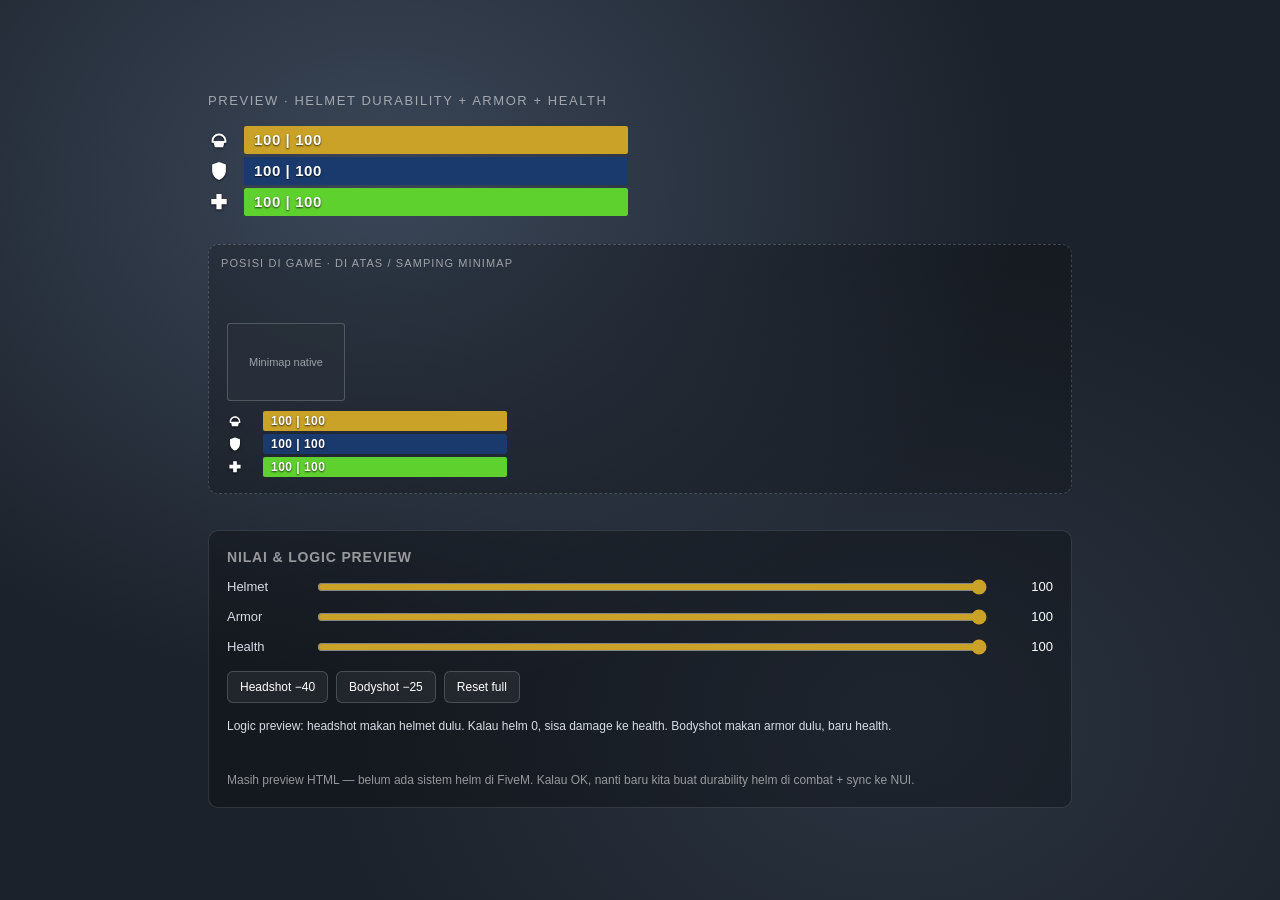
<file: ui-preview/health-armor.html>
<!DOCTYPE html>
<html lang="id">
<head>
  <meta charset="UTF-8" />
  <meta name="viewport" content="width=device-width, initial-scale=1.0" />
  <title>WTBG Preview — Helmet / Armor / Health</title>
  <style>
    :root {
      --helmet-fill: #c9a227;
      --helmet-empty: rgba(40, 30, 8, 0.72);
      --armor-fill: #1a3a6e;
      --armor-empty: rgba(8, 16, 32, 0.72);
      --health-fill: #5fd12e;
      --health-empty: rgba(18, 42, 12, 0.72);
      --ink: #ffffff;
      --muted: rgba(255, 255, 255, 0.55);
    }

    * {
      box-sizing: border-box;
      margin: 0;
      padding: 0;
    }

    body {
      min-height: 100vh;
      display: grid;
      place-items: center;
      font-family: "Arial Black", "Arial Bold", Arial, Helvetica, sans-serif;
      color: var(--ink);
      background:
        radial-gradient(ellipse at 30% 20%, #3a4658 0%, transparent 50%),
        radial-gradient(ellipse at 70% 80%, #2a3340 0%, transparent 45%),
        #1c222b;
    }

    .stage {
      width: min(920px, 94vw);
      padding: 28px;
    }

    .label {
      font-family: Segoe UI, Arial, sans-serif;
      font-size: 13px;
      letter-spacing: 0.12em;
      text-transform: uppercase;
      color: var(--muted);
      margin-bottom: 18px;
    }

    .vitals {
      display: flex;
      flex-direction: column;
      gap: 3px;
      width: min(420px, 100%);
    }

    .vital-row {
      display: grid;
      grid-template-columns: 28px 1fr;
      align-items: center;
      gap: 8px;
    }

    .vital-row.is-empty {
      opacity: 0.35;
    }

    .vital-icon {
      width: 22px;
      height: 22px;
      display: grid;
      place-items: center;
      color: #fff;
      filter: drop-shadow(0 1px 1px rgba(0, 0, 0, 0.65));
    }

    .vital-icon svg {
      width: 100%;
      height: 100%;
      display: block;
    }

    .bar {
      position: relative;
      height: 28px;
      border-radius: 2px;
      overflow: hidden;
      box-shadow: inset 0 0 0 1px rgba(0, 0, 0, 0.35);
    }

    .bar-track {
      position: absolute;
      inset: 0;
    }

    .bar-fill {
      position: absolute;
      inset: 0 auto 0 0;
      width: 0%;
      transition: width 160ms linear;
    }

    .bar.helmet .bar-track { background: var(--helmet-empty); }
    .bar.helmet .bar-fill { background: var(--helmet-fill); }
    .bar.armor .bar-track { background: var(--armor-empty); }
    .bar.armor .bar-fill { background: var(--armor-fill); }
    .bar.health .bar-track { background: var(--health-empty); }
    .bar.health .bar-fill { background: var(--health-fill); }

    .bar-text {
      position: relative;
      z-index: 1;
      height: 100%;
      display: flex;
      align-items: center;
      padding-left: 10px;
      font-size: 15px;
      font-weight: 900;
      letter-spacing: 0.04em;
      text-shadow: 0 1px 2px rgba(0, 0, 0, 0.75);
      font-variant-numeric: tabular-nums;
      user-select: none;
    }

    .panel {
      margin-top: 36px;
      padding: 18px;
      border: 1px solid rgba(255, 255, 255, 0.12);
      border-radius: 10px;
      background: rgba(0, 0, 0, 0.28);
      font-family: Segoe UI, Arial, sans-serif;
    }

    .panel h2 {
      font-size: 14px;
      font-weight: 600;
      letter-spacing: 0.06em;
      text-transform: uppercase;
      color: var(--muted);
      margin-bottom: 14px;
    }

    .controls {
      display: grid;
      gap: 14px;
    }

    .control {
      display: grid;
      grid-template-columns: 78px 1fr 54px;
      gap: 12px;
      align-items: center;
    }

    .control span {
      font-size: 13px;
      color: #d7dde6;
    }

    .control output {
      text-align: right;
      font-variant-numeric: tabular-nums;
      color: #fff;
      font-size: 13px;
    }

    input[type="range"] {
      width: 100%;
      accent-color: #c9a227;
    }

    .actions {
      display: flex;
      flex-wrap: wrap;
      gap: 8px;
      margin-top: 16px;
    }

    .actions button {
      border: 1px solid rgba(255, 255, 255, 0.18);
      background: rgba(255, 255, 255, 0.06);
      color: #fff;
      font-family: Segoe UI, Arial, sans-serif;
      font-size: 12px;
      padding: 8px 12px;
      border-radius: 6px;
      cursor: pointer;
    }

    .actions button:hover {
      background: rgba(255, 255, 255, 0.12);
    }

    .log {
      margin-top: 14px;
      min-height: 40px;
      font-size: 12px;
      line-height: 1.5;
      color: #d7dde6;
    }

    .note {
      margin-top: 14px;
      font-size: 12px;
      line-height: 1.5;
      color: var(--muted);
    }

    .placement {
      margin-top: 28px;
      position: relative;
      height: 250px;
      border-radius: 10px;
      border: 1px dashed rgba(255, 255, 255, 0.18);
      background: rgba(0, 0, 0, 0.2);
      overflow: hidden;
    }

    .placement .tag {
      position: absolute;
      top: 12px;
      left: 12px;
      font-family: Segoe UI, Arial, sans-serif;
      font-size: 11px;
      letter-spacing: 0.1em;
      text-transform: uppercase;
      color: var(--muted);
    }

    .placement .minimap {
      position: absolute;
      left: 18px;
      bottom: 92px;
      width: 118px;
      height: 78px;
      border-radius: 3px;
      border: 1px solid rgba(255, 255, 255, 0.2);
      background: rgba(40, 48, 58, 0.85);
      display: grid;
      place-items: center;
      font-family: Segoe UI, Arial, sans-serif;
      font-size: 11px;
      color: var(--muted);
    }

    .placement .vitals {
      position: absolute;
      left: 18px;
      bottom: 16px;
      width: 280px;
    }

    .placement .vitals .bar { height: 20px; }
    .placement .vitals .bar-text { font-size: 12px; padding-left: 8px; }
    .placement .vitals .vital-icon { width: 16px; height: 16px; }
  </style>
</head>
<body>
  <div class="stage">
    <p class="label">Preview · Helmet durability + Armor + Health</p>

    <div class="vitals" id="vitals-demo"></div>

    <div class="placement" aria-label="Posisi in-game">
      <span class="tag">Posisi di game · di atas / samping minimap</span>
      <div class="minimap">Minimap native</div>
      <div class="vitals" id="vitals-ingame"></div>
    </div>

    <div class="panel">
      <h2>Nilai &amp; logic preview</h2>
      <div class="controls">
        <label class="control">
          <span>Helmet</span>
          <input id="helmet-range" type="range" min="0" max="100" value="100" />
          <output id="helmet-out">100</output>
        </label>
        <label class="control">
          <span>Armor</span>
          <input id="armor-range" type="range" min="0" max="100" value="100" />
          <output id="armor-out">100</output>
        </label>
        <label class="control">
          <span>Health</span>
          <input id="health-range" type="range" min="0" max="100" value="100" />
          <output id="health-out">100</output>
        </label>
      </div>

      <div class="actions">
        <button type="button" id="btn-headshot">Headshot −40</button>
        <button type="button" id="btn-bodyshot">Bodyshot −25</button>
        <button type="button" id="btn-reset">Reset full</button>
      </div>

      <p class="log" id="damage-log">
        Logic preview: headshot makan helmet dulu. Kalau helm 0, sisa damage ke health.
        Bodyshot makan armor dulu, baru health.
      </p>
      <p class="note">
        Masih preview HTML — belum ada sistem helm di FiveM.
        Kalau OK, nanti baru kita buat durability helm di combat + sync ke NUI.
      </p>
    </div>
  </div>

  <script>
    const MAX = { helmet: 100, armor: 100, health: 100 };

    const state = {
      helmet: 100,
      armor: 100,
      health: 100,
    };

    const helmetRange = document.getElementById("helmet-range");
    const armorRange = document.getElementById("armor-range");
    const healthRange = document.getElementById("health-range");
    const logEl = document.getElementById("damage-log");

    const ICON = {
      helmet: `
        <svg viewBox="0 0 24 24" fill="currentColor">
          <path d="M4 13c0-4.4 3.6-8 8-8s8 3.6 8 8v2h-2.2l-1.3 5H7.5l-1.3-5H4v-2zm2.1 0H18c0-3.3-2.7-6-6-6s-6 2.7-6 6z"/>
        </svg>`,
      armor: `
        <svg viewBox="0 0 24 24" fill="currentColor">
          <path d="M12 2.2 4.5 5v6.2c0 4.85 3.2 9.35 7.5 10.55C16.3 20.55 19.5 16.05 19.5 11.2V5L12 2.2z"/>
        </svg>`,
      health: `
        <svg viewBox="0 0 24 24" fill="currentColor">
          <path d="M9.2 3.2h5.6v5.6h5.6v5.6h-5.6v5.6H9.2v-5.6H3.6V8.8h5.6z"/>
        </svg>`,
    };

    function clamp(n, min, max) {
      return Math.max(min, Math.min(max, n));
    }

    function vitalRow(kind, value, suffix) {
      const max = MAX[kind];
      const pct = (value / max) * 100;
      const empty = value <= 0 ? " is-empty" : "";
      return `
        <div class="vital-row${empty}" data-kind="${kind}">
          <div class="vital-icon" aria-hidden="true">${ICON[kind]}</div>
          <div class="bar ${kind}">
            <div class="bar-track"></div>
            <div class="bar-fill" id="${kind}-fill${suffix}" style="width:${pct}%"></div>
            <div class="bar-text"><span id="${kind}-text${suffix}">${value} | ${max}</span></div>
          </div>
        </div>`;
    }

    function mountBars() {
      const html =
        vitalRow("helmet", state.helmet, "") +
        vitalRow("armor", state.armor, "") +
        vitalRow("health", state.health, "");
      const html2 =
        vitalRow("helmet", state.helmet, "-2") +
        vitalRow("armor", state.armor, "-2") +
        vitalRow("health", state.health, "-2");
      document.getElementById("vitals-demo").innerHTML = html;
      document.getElementById("vitals-ingame").innerHTML = html2;
    }

    function syncSliders() {
      helmetRange.value = String(state.helmet);
      armorRange.value = String(state.armor);
      healthRange.value = String(state.health);
      document.getElementById("helmet-out").textContent = String(state.helmet);
      document.getElementById("armor-out").textContent = String(state.armor);
      document.getElementById("health-out").textContent = String(state.health);
    }

    function render(message) {
      mountBars();
      syncSliders();
      if (message) logEl.textContent = message;
    }

    /**
     * Preview damage rules (akan dipakai di game nanti):
     * - Headshot: helmet absorbs first. Overflow -> health (armor tidak kena).
     * - Bodyshot: armor absorbs first. Overflow -> health (helmet tidak kena).
     */
    function applyHeadshot(damage) {
      let left = damage;
      const beforeHelm = state.helmet;

      if (state.helmet > 0) {
        const taken = Math.min(state.helmet, left);
        state.helmet -= taken;
        left -= taken;
      }

      if (left > 0) {
        state.health = clamp(state.health - left, 0, MAX.health);
      }

      const broken = beforeHelm > 0 && state.helmet === 0;
      render(
        `Headshot −${damage}: helm ${beforeHelm}→${state.helmet}` +
          (left > 0 ? `, sisa ${left} ke HP (HP sekarang ${state.health})` : "") +
          (broken ? ". Helm hancur." : "") +
          (state.health <= 0 ? " Player down." : "")
      );
    }

    function applyBodyshot(damage) {
      let left = damage;
      const beforeArmor = state.armor;

      if (state.armor > 0) {
        const taken = Math.min(state.armor, left);
        state.armor -= taken;
        left -= taken;
      }

      if (left > 0) {
        state.health = clamp(state.health - left, 0, MAX.health);
      }

      render(
        `Bodyshot −${damage}: armor ${beforeArmor}→${state.armor}` +
          (left > 0 ? `, sisa ${left} ke HP (HP sekarang ${state.health})` : "") +
          (state.health <= 0 ? " Player down." : "")
      );
    }

    helmetRange.addEventListener("input", () => {
      state.helmet = Number(helmetRange.value);
      render();
    });
    armorRange.addEventListener("input", () => {
      state.armor = Number(armorRange.value);
      render();
    });
    healthRange.addEventListener("input", () => {
      state.health = Number(healthRange.value);
      render();
    });

    document.getElementById("btn-headshot").addEventListener("click", () => applyHeadshot(40));
    document.getElementById("btn-bodyshot").addEventListener("click", () => applyBodyshot(25));
    document.getElementById("btn-reset").addEventListener("click", () => {
      state.helmet = MAX.helmet;
      state.armor = MAX.armor;
      state.health = MAX.health;
      render("Reset: helm/armor/health full.");
    });

    render();
  </script>
</body>
</html>
</file>
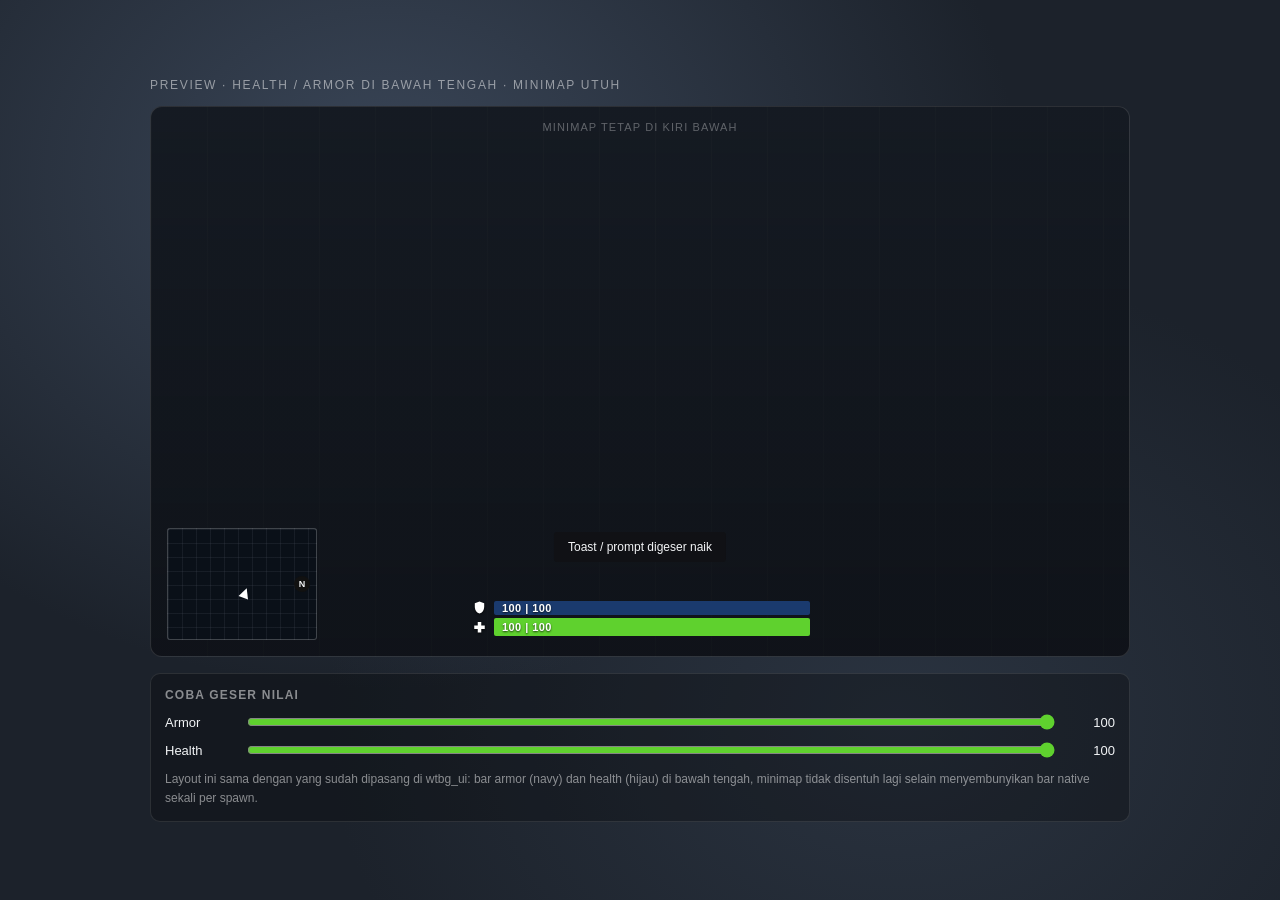
<file: ui-preview/hud-bottom-center.html>
<!DOCTYPE html>
<html lang="id">
<head>
  <meta charset="UTF-8" />
  <meta name="viewport" content="width=device-width, initial-scale=1.0" />
  <title>WTBG Preview — HUD bawah tengah</title>
  <style>
    * { box-sizing: border-box; margin: 0; padding: 0; }

    body {
      min-height: 100vh;
      display: grid;
      place-items: center;
      font-family: "Segoe UI", Arial, Helvetica, sans-serif;
      color: #f2f4f6;
      background:
        radial-gradient(ellipse at 30% 20%, #3a4658 0%, transparent 50%),
        radial-gradient(ellipse at 70% 80%, #2a3340 0%, transparent 45%),
        #1c222b;
      padding: 24px;
    }

    .stage { width: min(980px, 96vw); }

    .label {
      font-size: 12px;
      letter-spacing: 0.14em;
      text-transform: uppercase;
      color: rgba(255, 255, 255, 0.5);
      margin-bottom: 14px;
    }

    .screen {
      position: relative;
      aspect-ratio: 16 / 9;
      border-radius: 12px;
      overflow: hidden;
      border: 1px solid rgba(255, 255, 255, 0.12);
      background:
        linear-gradient(180deg, rgba(20, 28, 36, 0.15), rgba(8, 10, 14, 0.45)),
        repeating-linear-gradient(90deg, rgba(255,255,255,0.015) 0 1px, transparent 1px 56px),
        #151a22;
    }

    /* minimap tetap utuh di pojok kiri bawah */
    .minimap {
      position: absolute;
      left: 16px;
      bottom: 16px;
      width: 150px;
      height: 112px;
      border-radius: 3px;
      border: 1px solid rgba(255, 255, 255, 0.22);
      background:
        linear-gradient(rgba(120, 130, 145, 0.12) 1px, transparent 1px),
        linear-gradient(90deg, rgba(120, 130, 145, 0.12) 1px, transparent 1px),
        #0a1018;
      background-size: 14px 14px, 14px 14px, auto;
    }

    .minimap .n {
      position: absolute;
      right: 6px;
      top: 50%;
      transform: translateY(-50%);
      width: 16px;
      height: 16px;
      border-radius: 50%;
      background: #111;
      font-size: 9px;
      font-weight: 700;
      display: grid;
      place-items: center;
    }

    .minimap .player {
      position: absolute;
      left: 52%;
      top: 58%;
      width: 0;
      height: 0;
      border-left: 5px solid transparent;
      border-right: 5px solid transparent;
      border-bottom: 10px solid #fff;
      transform: translate(-50%, -50%) rotate(20deg);
    }

    .tag {
      position: absolute;
      top: 14px;
      left: 50%;
      transform: translateX(-50%);
      font-size: 11px;
      letter-spacing: 0.1em;
      text-transform: uppercase;
      color: rgba(255, 255, 255, 0.32);
      white-space: nowrap;
    }

    /* mirror wtbg_ui: vitals bawah tengah */
    #vitals {
      position: absolute;
      left: 50%;
      bottom: clamp(12px, 2.2vh, 26px);
      transform: translateX(-50%);
      width: min(340px, 30vw);
      display: flex;
      flex-direction: column;
      gap: 3px;
      pointer-events: none;
    }

    .vital-row {
      display: grid;
      grid-template-columns: 18px 1fr;
      align-items: center;
      gap: 6px;
    }

    .vital-row.is-empty { opacity: 0.35; }

    .vital-icon {
      width: 15px;
      height: 15px;
      justify-self: center;
      color: #fff;
      filter: drop-shadow(0 1px 1px rgba(0, 0, 0, 0.65));
    }

    .vital-icon svg { width: 100%; height: 100%; display: block; }

    .vital-bar {
      position: relative;
      height: 14px;
      border-radius: 2px;
      overflow: hidden;
      box-shadow: inset 0 0 0 1px rgba(0, 0, 0, 0.35);
    }

    .vital-bar.health { height: 18px; }
    .vital-bar.armor { background: rgba(8, 16, 32, 0.72); }
    .vital-bar.health { background: rgba(18, 42, 12, 0.72); }

    .vital-fill {
      position: absolute;
      inset: 0 auto 0 0;
      width: 0%;
      transition: width 160ms linear;
    }

    .vital-bar.armor .vital-fill { background: #1a3a6e; }
    .vital-bar.health .vital-fill { background: #5fd12e; }

    .vital-text {
      position: relative;
      z-index: 1;
      display: flex;
      align-items: center;
      height: 100%;
      padding-left: 8px;
      font-family: "Arial Black", "Arial Bold", Arial, sans-serif;
      font-size: 11px;
      font-weight: 900;
      letter-spacing: 0.04em;
      color: #fff;
      text-shadow: 0 1px 2px rgba(0, 0, 0, 0.75);
      font-variant-numeric: tabular-nums;
    }

    /* elemen center-bottom lain digeser naik */
    .toast-mock {
      position: absolute;
      left: 50%;
      bottom: calc(clamp(18px, 4vh, 48px) + clamp(46px, 6.5vh, 62px));
      transform: translateX(-50%);
      background: rgba(16, 17, 20, 0.9);
      padding: 8px 14px;
      font-size: 12px;
      border-radius: 3px;
    }

    .panel {
      margin-top: 16px;
      padding: 14px;
      border-radius: 10px;
      border: 1px solid rgba(255, 255, 255, 0.1);
      background: rgba(0, 0, 0, 0.28);
    }

    .panel h2 {
      font-size: 12px;
      letter-spacing: 0.1em;
      text-transform: uppercase;
      color: rgba(255, 255, 255, 0.5);
      margin-bottom: 12px;
    }

    .controls { display: grid; gap: 12px; }

    .control {
      display: grid;
      grid-template-columns: 70px 1fr 48px;
      gap: 12px;
      align-items: center;
      font-size: 13px;
    }

    .control output { text-align: right; font-variant-numeric: tabular-nums; }
    input[type="range"] { width: 100%; accent-color: #5fd12e; }

    .note {
      margin-top: 12px;
      font-size: 12px;
      line-height: 1.55;
      color: rgba(255, 255, 255, 0.5);
    }
  </style>
</head>
<body>
  <div class="stage">
    <p class="label">Preview · Health / Armor di bawah tengah · minimap utuh</p>

    <div class="screen">
      <p class="tag">Minimap tetap di kiri bawah</p>

      <div id="vitals">
        <div class="vital-row" id="vital-armor-row">
          <div class="vital-icon" aria-hidden="true">
            <svg viewBox="0 0 24 24" fill="currentColor">
              <path d="M12 2.2 4.5 5v6.2c0 4.85 3.2 9.35 7.5 10.55C16.3 20.55 19.5 16.05 19.5 11.2V5L12 2.2z"/>
            </svg>
          </div>
          <div class="vital-bar armor">
            <div class="vital-fill" id="armor-fill"></div>
            <span class="vital-text" id="armor-text">100 | 100</span>
          </div>
        </div>
        <div class="vital-row" id="vital-health-row">
          <div class="vital-icon" aria-hidden="true">
            <svg viewBox="0 0 24 24" fill="currentColor">
              <path d="M9.2 3.2h5.6v5.6h5.6v5.6h-5.6v5.6H9.2v-5.6H3.6V8.8h5.6z"/>
            </svg>
          </div>
          <div class="vital-bar health">
            <div class="vital-fill" id="health-fill"></div>
            <span class="vital-text" id="health-text">100 | 100</span>
          </div>
        </div>
      </div>

      <div class="toast-mock">Toast / prompt digeser naik</div>

      <div class="minimap">
        <span class="n">N</span>
        <span class="player"></span>
      </div>
    </div>

    <div class="panel">
      <h2>Coba geser nilai</h2>
      <div class="controls">
        <label class="control">
          <span>Armor</span>
          <input id="armor-range" type="range" min="0" max="100" value="100" />
          <output id="armor-out">100</output>
        </label>
        <label class="control">
          <span>Health</span>
          <input id="health-range" type="range" min="0" max="100" value="100" />
          <output id="health-out">100</output>
        </label>
      </div>
      <p class="note">
        Layout ini sama dengan yang sudah dipasang di wtbg_ui: bar armor (navy) dan
        health (hijau) di bawah tengah, minimap tidak disentuh lagi selain menyembunyikan
        bar native sekali per spawn.
      </p>
    </div>
  </div>

  <script>
    const armorRange = document.getElementById("armor-range");
    const healthRange = document.getElementById("health-range");

    function setBar(kind, value, max) {
      const pct = (value / max) * 100;
      document.getElementById(`${kind}-fill`).style.width = `${pct}%`;
      document.getElementById(`${kind}-text`).textContent = `${value} | ${max}`;
      document.getElementById(`vital-${kind}-row`).classList.toggle("is-empty", value <= 0);
    }

    function render() {
      const armor = Number(armorRange.value);
      const health = Number(healthRange.value);
      setBar("armor", armor, 100);
      setBar("health", health, 100);
      document.getElementById("armor-out").textContent = String(armor);
      document.getElementById("health-out").textContent = String(health);
    }

    armorRange.addEventListener("input", render);
    healthRange.addEventListener("input", render);
    render();
  </script>
</body>
</html>
</file>
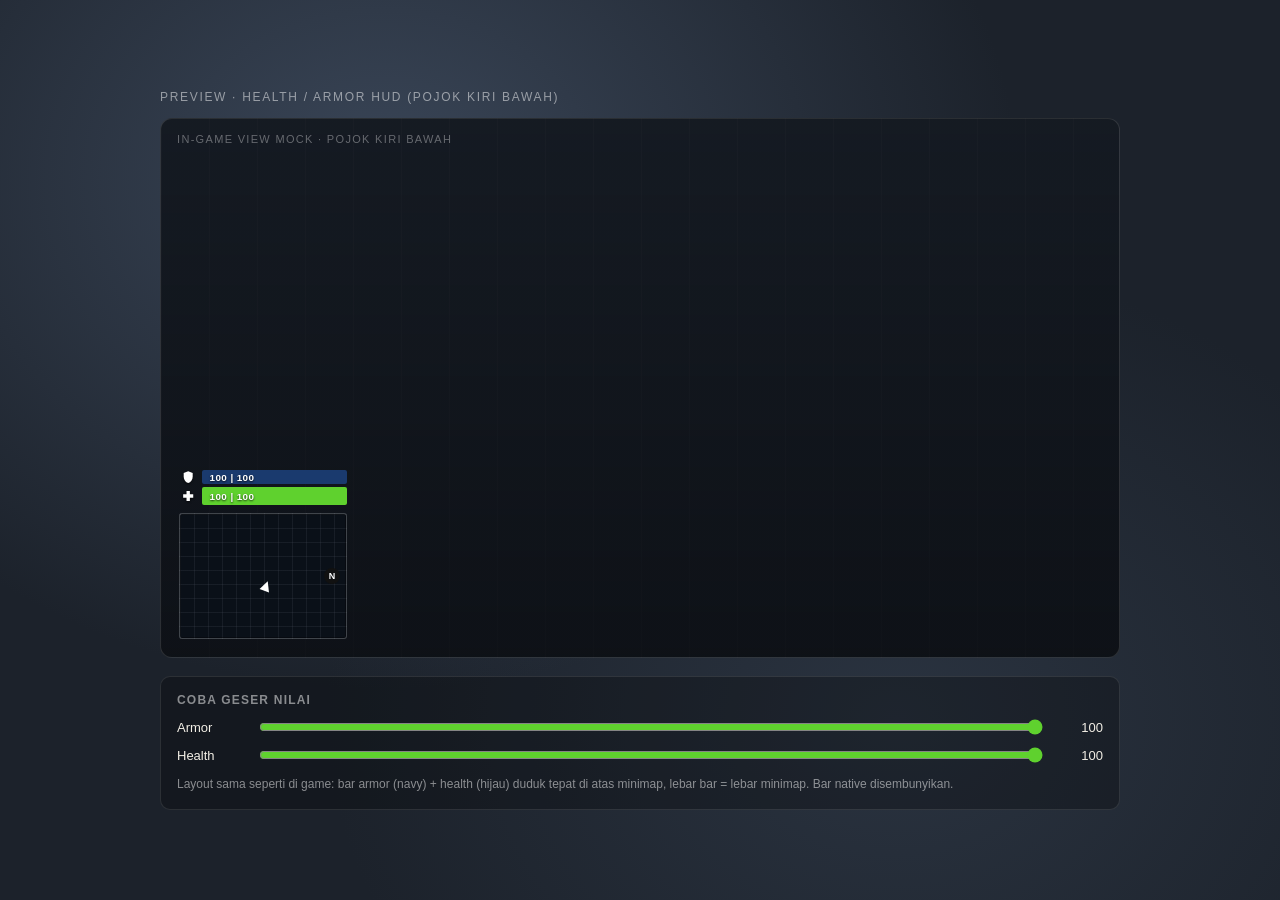
<file: ui-preview/hud-bottom-left.html>
<!DOCTYPE html>
<html lang="id">
<head>
  <meta charset="UTF-8" />
  <meta name="viewport" content="width=device-width, initial-scale=1.0" />
  <title>WTBG Preview — HUD pojok kiri bawah</title>
  <style>
    * { box-sizing: border-box; margin: 0; padding: 0; }

    body {
      min-height: 100vh;
      display: grid;
      place-items: center;
      font-family: "Segoe UI", Arial, Helvetica, sans-serif;
      color: #f3efe6;
      background:
        radial-gradient(ellipse at 30% 20%, #3a4658 0%, transparent 50%),
        radial-gradient(ellipse at 70% 80%, #2a3340 0%, transparent 45%),
        #1c222b;
      padding: 24px;
    }

    .stage {
      width: min(960px, 96vw);
    }

    .label {
      font-size: 12px;
      letter-spacing: 0.14em;
      text-transform: uppercase;
      color: rgba(255, 255, 255, 0.5);
      margin-bottom: 14px;
    }

    /* Layar game mock */
    .screen {
      position: relative;
      aspect-ratio: 16 / 9;
      border-radius: 12px;
      overflow: hidden;
      border: 1px solid rgba(255, 255, 255, 0.12);
      background:
        linear-gradient(180deg, rgba(20, 28, 36, 0.2), rgba(8, 10, 14, 0.55)),
        repeating-linear-gradient(
          90deg,
          rgba(255, 255, 255, 0.02) 0 1px,
          transparent 1px 48px
        ),
        #151a22;
    }

    .screen::before {
      content: "In-game view mock · pojok kiri bawah";
      position: absolute;
      top: 14px;
      left: 16px;
      font-size: 11px;
      letter-spacing: 0.12em;
      text-transform: uppercase;
      color: rgba(255, 255, 255, 0.35);
    }

    /* Minimap native mock */
    .minimap {
      position: absolute;
      left: 18px;
      bottom: 18px;
      width: 168px;
      height: 126px;
      border-radius: 3px;
      border: 1px solid rgba(255, 255, 255, 0.22);
      background:
        linear-gradient(rgba(120, 130, 145, 0.12) 1px, transparent 1px),
        linear-gradient(90deg, rgba(120, 130, 145, 0.12) 1px, transparent 1px),
        #0a1018;
      background-size: 14px 14px, 14px 14px, auto;
      box-shadow: inset 0 0 0 1px rgba(0, 0, 0, 0.35);
    }

    .minimap .n {
      position: absolute;
      right: 6px;
      top: 50%;
      transform: translateY(-50%);
      width: 16px;
      height: 16px;
      border-radius: 50%;
      background: #111;
      color: #fff;
      font-size: 9px;
      font-weight: 700;
      display: grid;
      place-items: center;
    }

    .minimap .player {
      position: absolute;
      left: 52%;
      top: 58%;
      width: 0;
      height: 0;
      border-left: 5px solid transparent;
      border-right: 5px solid transparent;
      border-bottom: 10px solid #fff;
      transform: translate(-50%, -50%) rotate(20deg);
    }

    /* Vitals — mirror implementation di wtbg_ui */
    #vitals {
      --vscale: 0.9;
      position: absolute;
      left: 18px;
      bottom: 152px; /* tepat di atas minimap */
      width: 168px;  /* lebar = minimap */
      display: flex;
      flex-direction: column;
      gap: calc(3px * var(--vscale));
      pointer-events: none;
    }

    .vital-row {
      display: grid;
      grid-template-columns: calc(20px * var(--vscale)) 1fr;
      align-items: center;
      gap: calc(6px * var(--vscale));
    }

    .vital-row.is-empty { opacity: 0.35; }

    .vital-icon {
      width: calc(16px * var(--vscale));
      height: calc(16px * var(--vscale));
      justify-self: center;
      color: #fff;
      filter: drop-shadow(0 1px 1px rgba(0, 0, 0, 0.65));
    }

    .vital-icon svg {
      width: 100%;
      height: 100%;
      display: block;
    }

    .vital-bar {
      position: relative;
      height: calc(16px * var(--vscale));
      border-radius: 2px;
      overflow: hidden;
      box-shadow: inset 0 0 0 1px rgba(0, 0, 0, 0.35);
    }

    .vital-bar.health { height: calc(20px * var(--vscale)); }

    .vital-bar.armor { background: rgba(8, 16, 32, 0.72); }
    .vital-bar.health { background: rgba(18, 42, 12, 0.72); }

    .vital-fill {
      position: absolute;
      inset: 0 auto 0 0;
      width: 0%;
      transition: width 160ms linear;
    }

    .vital-bar.armor .vital-fill { background: #1a3a6e; }
    .vital-bar.health .vital-fill { background: #5fd12e; }

    .vital-text {
      position: relative;
      z-index: 1;
      display: flex;
      align-items: center;
      height: 100%;
      padding-left: calc(8px * var(--vscale));
      font-family: "Arial Black", "Arial Bold", Arial, sans-serif;
      font-size: calc(11px * var(--vscale));
      font-weight: 900;
      letter-spacing: 0.04em;
      color: #fff;
      text-shadow: 0 1px 2px rgba(0, 0, 0, 0.75);
      font-variant-numeric: tabular-nums;
    }

    .panel {
      margin-top: 18px;
      padding: 16px;
      border-radius: 10px;
      border: 1px solid rgba(255, 255, 255, 0.1);
      background: rgba(0, 0, 0, 0.28);
    }

    .panel h2 {
      font-size: 12px;
      letter-spacing: 0.1em;
      text-transform: uppercase;
      color: rgba(255, 255, 255, 0.5);
      margin-bottom: 12px;
    }

    .controls {
      display: grid;
      gap: 12px;
    }

    .control {
      display: grid;
      grid-template-columns: 70px 1fr 48px;
      gap: 12px;
      align-items: center;
      font-size: 13px;
    }

    .control output {
      text-align: right;
      font-variant-numeric: tabular-nums;
    }

    input[type="range"] {
      width: 100%;
      accent-color: #5fd12e;
    }

    .note {
      margin-top: 12px;
      font-size: 12px;
      line-height: 1.5;
      color: rgba(255, 255, 255, 0.5);
    }
  </style>
</head>
<body>
  <div class="stage">
    <p class="label">Preview · Health / Armor HUD (pojok kiri bawah)</p>

    <div class="screen" aria-label="HUD layout preview">
      <div id="vitals">
        <div class="vital-row" id="vital-armor-row">
          <div class="vital-icon" aria-hidden="true">
            <svg viewBox="0 0 24 24" fill="currentColor">
              <path d="M12 2.2 4.5 5v6.2c0 4.85 3.2 9.35 7.5 10.55C16.3 20.55 19.5 16.05 19.5 11.2V5L12 2.2z"/>
            </svg>
          </div>
          <div class="vital-bar armor">
            <div class="vital-fill" id="armor-fill"></div>
            <span class="vital-text" id="armor-text">100 | 100</span>
          </div>
        </div>
        <div class="vital-row" id="vital-health-row">
          <div class="vital-icon" aria-hidden="true">
            <svg viewBox="0 0 24 24" fill="currentColor">
              <path d="M9.2 3.2h5.6v5.6h5.6v5.6h-5.6v5.6H9.2v-5.6H3.6V8.8h5.6z"/>
            </svg>
          </div>
          <div class="vital-bar health">
            <div class="vital-fill" id="health-fill"></div>
            <span class="vital-text" id="health-text">100 | 100</span>
          </div>
        </div>
      </div>

      <div class="minimap">
        <span class="n">N</span>
        <span class="player"></span>
      </div>
    </div>

    <div class="panel">
      <h2>Coba geser nilai</h2>
      <div class="controls">
        <label class="control">
          <span>Armor</span>
          <input id="armor-range" type="range" min="0" max="100" value="100" />
          <output id="armor-out">100</output>
        </label>
        <label class="control">
          <span>Health</span>
          <input id="health-range" type="range" min="0" max="100" value="100" />
          <output id="health-out">100</output>
        </label>
      </div>
      <p class="note">
        Layout sama seperti di game: bar armor (navy) + health (hijau) duduk
        tepat di atas minimap, lebar bar = lebar minimap. Bar native disembunyikan.
      </p>
    </div>
  </div>

  <script>
    const armorRange = document.getElementById("armor-range");
    const healthRange = document.getElementById("health-range");

    function setBar(kind, value, max) {
      const pct = (value / max) * 100;
      document.getElementById(`${kind}-fill`).style.width = `${pct}%`;
      document.getElementById(`${kind}-text`).textContent = `${value} | ${max}`;
      document.getElementById(`vital-${kind}-row`).classList.toggle("is-empty", value <= 0);
    }

    function render() {
      const armor = Number(armorRange.value);
      const health = Number(healthRange.value);
      setBar("armor", armor, 100);
      setBar("health", health, 100);
      document.getElementById("armor-out").textContent = String(armor);
      document.getElementById("health-out").textContent = String(health);
    }

    armorRange.addEventListener("input", render);
    healthRange.addEventListener("input", render);
    render();
  </script>
</body>
</html>
</file>
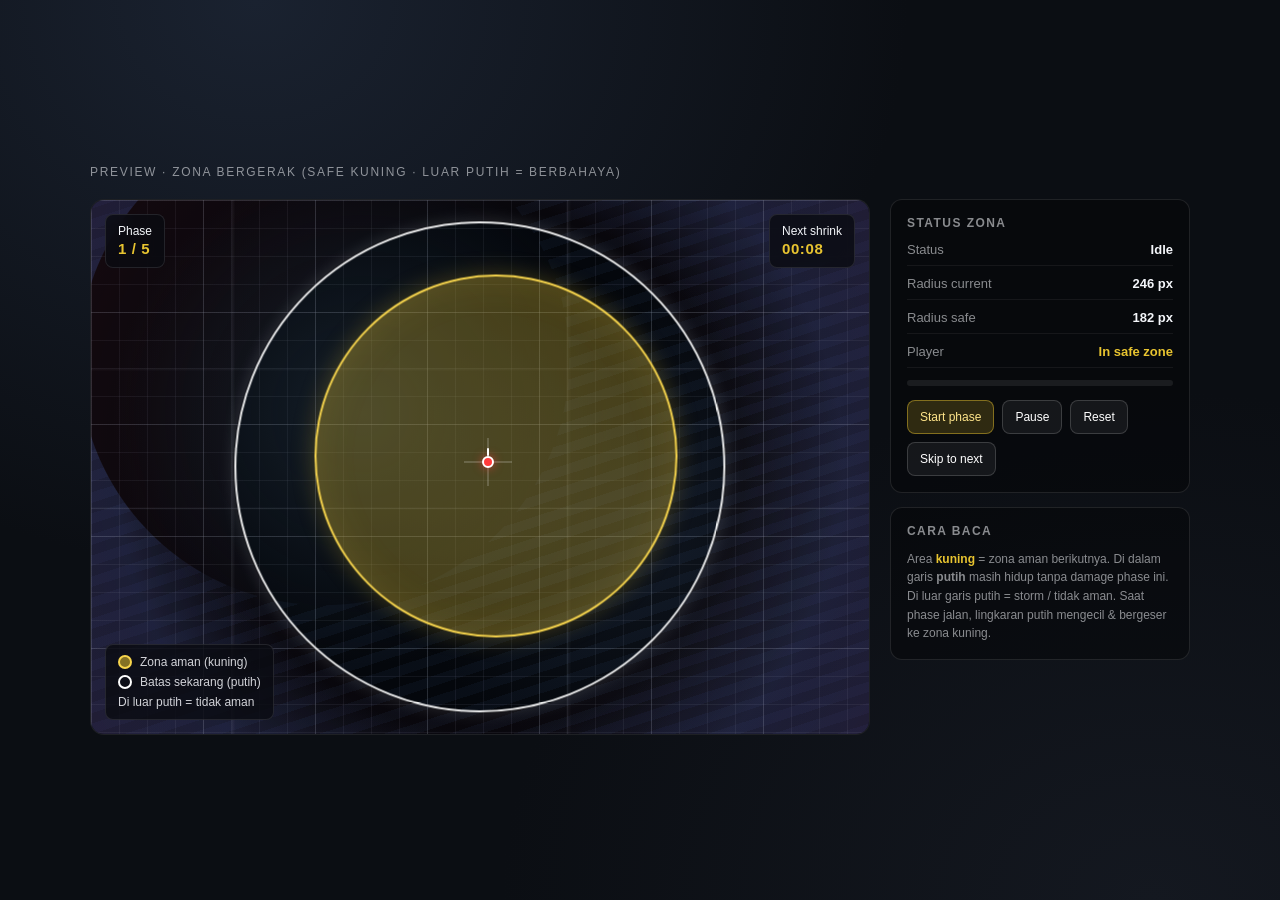
<file: ui-preview/zone.html>
<!DOCTYPE html>
<html lang="id">
<head>
  <meta charset="UTF-8" />
  <meta name="viewport" content="width=device-width, initial-scale=1.0" />
  <title>WTBG Preview — Moving Zone</title>
  <style>
    :root {
      --bg: #0b0e13;
      --panel: rgba(10, 12, 18, 0.82);
      --safe: rgba(232, 196, 48, 0.28);
      --safe-edge: rgba(255, 220, 80, 0.95);
      --ring: rgba(255, 255, 255, 0.92);
      --storm: rgba(70, 120, 220, 0.22);
      --danger: rgba(180, 40, 50, 0.18);
      --ink: #f4f6fa;
      --muted: rgba(244, 246, 250, 0.55);
      --accent: #e8c430;
    }

    * { box-sizing: border-box; margin: 0; padding: 0; }

    body {
      min-height: 100vh;
      color: var(--ink);
      font-family: "Segoe UI", Arial, Helvetica, sans-serif;
      background:
        radial-gradient(ellipse at 20% 0%, #1a2230 0%, transparent 45%),
        radial-gradient(ellipse at 90% 100%, #141820 0%, transparent 40%),
        var(--bg);
      display: grid;
      place-items: center;
      padding: 24px;
    }

    .stage {
      width: min(1100px, 96vw);
      display: grid;
      grid-template-columns: 1fr 300px;
      gap: 20px;
      align-items: start;
    }

    @media (max-width: 900px) {
      .stage { grid-template-columns: 1fr; }
    }

    .label {
      grid-column: 1 / -1;
      font-size: 12px;
      letter-spacing: 0.14em;
      text-transform: uppercase;
      color: var(--muted);
    }

    .map-shell {
      position: relative;
      border-radius: 14px;
      overflow: hidden;
      border: 1px solid rgba(255, 255, 255, 0.1);
      background: #05070b;
      aspect-ratio: 16 / 11;
      min-height: 420px;
    }

    /* Fake Los Santos-ish street grid */
    .map {
      position: absolute;
      inset: 0;
      background-color: #0a0d12;
      background-image:
        linear-gradient(rgba(120, 130, 145, 0.12) 1px, transparent 1px),
        linear-gradient(90deg, rgba(120, 130, 145, 0.12) 1px, transparent 1px),
        linear-gradient(rgba(160, 170, 185, 0.18) 1px, transparent 1px),
        linear-gradient(90deg, rgba(160, 170, 185, 0.18) 1px, transparent 1px),
        radial-gradient(circle at 35% 40%, rgba(40, 55, 70, 0.55), transparent 42%),
        radial-gradient(circle at 70% 60%, rgba(35, 45, 60, 0.45), transparent 38%);
      background-size:
        28px 28px,
        28px 28px,
        112px 112px,
        112px 112px,
        100% 100%,
        100% 100%;
      filter: contrast(1.05) brightness(0.95);
    }

    .map::after {
      content: "";
      position: absolute;
      inset: 0;
      background:
        linear-gradient(90deg, transparent 18%, rgba(180, 190, 205, 0.08) 18.2%, transparent 18.5%),
        linear-gradient(0deg, transparent 42%, rgba(180, 190, 205, 0.07) 42.2%, transparent 42.6%),
        linear-gradient(90deg, transparent 61%, rgba(180, 190, 205, 0.07) 61.3%, transparent 61.7%),
        linear-gradient(0deg, transparent 68%, rgba(180, 190, 205, 0.06) 68.2%, transparent 68.6%);
      pointer-events: none;
    }

    .zones {
      position: absolute;
      inset: 0;
      pointer-events: none;
    }

    /* Storm / unsafe outside current white ring */
    .storm {
      position: absolute;
      inset: -20%;
      background:
        radial-gradient(circle, transparent 0%, transparent 40%, var(--storm) 55%, rgba(20, 40, 90, 0.55) 100%),
        repeating-linear-gradient(
          -18deg,
          transparent,
          transparent 10px,
          rgba(90, 140, 255, 0.05) 10px,
          rgba(90, 140, 255, 0.05) 20px
        );
      transition: clip-path 80ms linear;
      mix-blend-mode: screen;
      opacity: 0.9;
    }

    .danger-tint {
      position: absolute;
      inset: 0;
      background: radial-gradient(circle, transparent 35%, var(--danger) 100%);
      opacity: 0.55;
      pointer-events: none;
      transition: clip-path 80ms linear;
    }

    .circle {
      position: absolute;
      border-radius: 50%;
      transform: translate(-50%, -50%);
      will-change: width, height, left, top;
    }

    /* Current boundary — garis putih */
    .circle.current {
      border: 2px solid var(--ring);
      box-shadow:
        0 0 0 1px rgba(0, 0, 0, 0.35),
        0 0 18px rgba(255, 255, 255, 0.15);
      background: transparent;
    }

    /* Next / safe target — kuning semi transparan */
    .circle.next {
      background: var(--safe);
      border: 2px solid var(--safe-edge);
      box-shadow:
        0 0 24px rgba(232, 196, 48, 0.25),
        inset 0 0 40px rgba(255, 220, 80, 0.12);
      animation: safePulse 2.4s ease-in-out infinite;
    }

    @keyframes safePulse {
      0%, 100% { box-shadow: 0 0 18px rgba(232, 196, 48, 0.2), inset 0 0 30px rgba(255, 220, 80, 0.1); }
      50% { box-shadow: 0 0 32px rgba(232, 196, 48, 0.38), inset 0 0 48px rgba(255, 220, 80, 0.16); }
    }

    .player {
      position: absolute;
      width: 12px;
      height: 12px;
      border-radius: 50%;
      background: #ff3b3b;
      border: 2px solid #fff;
      transform: translate(-50%, -50%);
      box-shadow: 0 0 10px rgba(255, 60, 60, 0.65);
      z-index: 5;
    }

    .player::after {
      content: "";
      position: absolute;
      left: 50%;
      top: -10px;
      width: 2px;
      height: 8px;
      background: #fff;
      transform: translateX(-50%);
      border-radius: 1px;
    }

    .crosshair {
      position: absolute;
      width: 48px;
      height: 48px;
      transform: translate(-50%, -50%);
      pointer-events: none;
      opacity: 0.35;
    }

    .crosshair::before,
    .crosshair::after {
      content: "";
      position: absolute;
      background: #fff;
    }

    .crosshair::before {
      left: 50%;
      top: 0;
      bottom: 0;
      width: 1px;
      transform: translateX(-50%);
    }

    .crosshair::after {
      top: 50%;
      left: 0;
      right: 0;
      height: 1px;
      transform: translateY(-50%);
    }

    .hud-top {
      position: absolute;
      top: 14px;
      left: 14px;
      right: 14px;
      display: flex;
      justify-content: space-between;
      gap: 12px;
      z-index: 6;
      pointer-events: none;
    }

    .chip {
      padding: 8px 12px;
      border-radius: 8px;
      background: var(--panel);
      border: 1px solid rgba(255, 255, 255, 0.1);
      backdrop-filter: blur(8px);
      font-size: 12px;
      line-height: 1.35;
    }

    .chip strong {
      display: block;
      font-size: 15px;
      letter-spacing: 0.04em;
      color: var(--accent);
    }

    .chip.warn strong {
      color: #ff6b6b;
    }

    .legend-float {
      position: absolute;
      left: 14px;
      bottom: 14px;
      z-index: 6;
      display: flex;
      flex-direction: column;
      gap: 6px;
      padding: 10px 12px;
      border-radius: 8px;
      background: var(--panel);
      border: 1px solid rgba(255, 255, 255, 0.1);
      font-size: 12px;
    }

    .legend-float span {
      display: flex;
      align-items: center;
      gap: 8px;
      color: rgba(244, 246, 250, 0.85);
    }

    .swatch {
      width: 14px;
      height: 14px;
      border-radius: 50%;
      flex: 0 0 auto;
    }

    .swatch.safe {
      background: rgba(232, 196, 48, 0.55);
      border: 2px solid var(--safe-edge);
    }

    .swatch.ring {
      background: transparent;
      border: 2px solid #fff;
    }

    .swatch.storm {
      background: rgba(70, 120, 220, 0.55);
      border: 1px solid rgba(140, 180, 255, 0.6);
    }

    .side {
      display: flex;
      flex-direction: column;
      gap: 14px;
    }

    .panel {
      padding: 16px;
      border-radius: 12px;
      background: rgba(0, 0, 0, 0.35);
      border: 1px solid rgba(255, 255, 255, 0.1);
    }

    .panel h2 {
      font-size: 12px;
      letter-spacing: 0.12em;
      text-transform: uppercase;
      color: var(--muted);
      margin-bottom: 12px;
    }

    .stats {
      display: grid;
      gap: 10px;
      font-size: 13px;
    }

    .stats div {
      display: flex;
      justify-content: space-between;
      gap: 12px;
      padding-bottom: 8px;
      border-bottom: 1px solid rgba(255, 255, 255, 0.06);
    }

    .stats span { color: var(--muted); }
    .stats b { font-variant-numeric: tabular-nums; }

    .actions {
      display: flex;
      flex-wrap: wrap;
      gap: 8px;
      margin-top: 14px;
    }

    button {
      border: 1px solid rgba(255, 255, 255, 0.16);
      background: rgba(255, 255, 255, 0.06);
      color: #fff;
      font-size: 12px;
      padding: 9px 12px;
      border-radius: 8px;
      cursor: pointer;
    }

    button:hover { background: rgba(255, 255, 255, 0.12); }
    button.primary {
      background: rgba(232, 196, 48, 0.18);
      border-color: rgba(232, 196, 48, 0.45);
      color: #ffe58a;
    }

    .note {
      font-size: 12px;
      line-height: 1.55;
      color: var(--muted);
    }

    .timeline {
      margin-top: 12px;
      height: 6px;
      border-radius: 999px;
      background: rgba(255, 255, 255, 0.08);
      overflow: hidden;
    }

    .timeline > i {
      display: block;
      height: 100%;
      width: 0%;
      background: linear-gradient(90deg, #e8c430, #fff3a8);
      transition: width 80ms linear;
    }
  </style>
</head>
<body>
  <div class="stage">
    <p class="label">Preview · Zona bergerak (safe kuning · luar putih = berbahaya)</p>

    <div class="map-shell" id="map-shell">
      <div class="map"></div>
      <div class="zones">
        <div class="storm" id="storm"></div>
        <div class="danger-tint" id="danger"></div>
        <div class="circle next" id="next"></div>
        <div class="circle current" id="current"></div>
        <div class="crosshair" id="crosshair"></div>
        <div class="player" id="player"></div>
      </div>

      <div class="hud-top">
        <div class="chip" id="phase-chip">
          Phase <strong id="phase-label">1 / 5</strong>
        </div>
        <div class="chip" id="timer-chip">
          Next shrink
          <strong id="timer-label">00:20</strong>
        </div>
      </div>

      <div class="legend-float">
        <span><i class="swatch safe"></i> Zona aman (kuning)</span>
        <span><i class="swatch ring"></i> Batas sekarang (putih)</span>
        <span><i class="swatch storm"></i> Di luar putih = tidak aman</span>
      </div>
    </div>

    <aside class="side">
      <div class="panel">
        <h2>Status zona</h2>
        <div class="stats">
          <div><span>Status</span><b id="status">Waiting</b></div>
          <div><span>Radius current</span><b id="r-current">—</b></div>
          <div><span>Radius safe</span><b id="r-next">—</b></div>
          <div><span>Player</span><b id="player-state">In safe</b></div>
        </div>
        <div class="timeline"><i id="progress"></i></div>
        <div class="actions">
          <button type="button" class="primary" id="btn-start">Start phase</button>
          <button type="button" id="btn-pause">Pause</button>
          <button type="button" id="btn-reset">Reset</button>
          <button type="button" id="btn-next">Skip to next</button>
        </div>
      </div>

      <div class="panel">
        <h2>Cara baca</h2>
        <p class="note">
          Area <b style="color:#e8c430">kuning</b> = zona aman berikutnya.
          Di dalam garis <b>putih</b> masih hidup tanpa damage phase ini.
          Di luar garis putih = storm / tidak aman.
          Saat phase jalan, lingkaran putih mengecil &amp; bergeser ke zona kuning.
        </p>
      </div>
    </aside>
  </div>

  <script>
    const shell = document.getElementById("map-shell");
    const elCurrent = document.getElementById("current");
    const elNext = document.getElementById("next");
    const elStorm = document.getElementById("storm");
    const elDanger = document.getElementById("danger");
    const elPlayer = document.getElementById("player");
    const elCross = document.getElementById("crosshair");

    // Normalized coords 0..1 inside map
    const phases = [
      { wait: 8, move: 12, next: { x: 0.52, y: 0.48, r: 0.34 } },
      { wait: 7, move: 11, next: { x: 0.58, y: 0.42, r: 0.24 } },
      { wait: 6, move: 10, next: { x: 0.54, y: 0.46, r: 0.16 } },
      { wait: 5, move: 9,  next: { x: 0.50, y: 0.50, r: 0.10 } },
      { wait: 4, move: 8,  next: { x: 0.48, y: 0.52, r: 0.06 } },
    ];

    let current = { x: 0.50, y: 0.50, r: 0.46 };
    let next = { ...phases[0].next };
    let player = { x: 0.51, y: 0.49 };

    let phaseIndex = 0;
    let mode = "idle"; // idle | wait | move
    let t0 = 0;
    let duration = 0;
    let from = null;
    let running = false;
    let raf = 0;

    function size() {
      return {
        w: shell.clientWidth,
        h: shell.clientHeight,
      };
    }

    function toPx(circle) {
      const { w, h } = size();
      const min = Math.min(w, h);
      return {
        left: circle.x * w,
        top: circle.y * h,
        diameter: circle.r * 2 * min,
      };
    }

    function placeCircle(el, circle) {
      const p = toPx(circle);
      el.style.left = `${p.left}px`;
      el.style.top = `${p.top}px`;
      el.style.width = `${p.diameter}px`;
      el.style.height = `${p.diameter}px`;
    }

    function circleClip(circle) {
      const { w, h } = size();
      const min = Math.min(w, h);
      const cx = circle.x * w;
      const cy = circle.y * h;
      const radius = circle.r * min;
      // clip everything OUTSIDE the current white circle = storm visible outside
      return `circle(${radius}px at ${cx}px ${cy}px)`;
    }

    function lerp(a, b, t) {
      return a + (b - a) * t;
    }

    function lerpCircle(a, b, t) {
      return {
        x: lerp(a.x, b.x, t),
        y: lerp(a.y, b.y, t),
        r: lerp(a.r, b.r, t),
      };
    }

    function easeInOut(t) {
      return t < 0.5 ? 2 * t * t : 1 - Math.pow(-2 * t + 2, 2) / 2;
    }

    function distNorm(a, b) {
      const { w, h } = size();
      const min = Math.min(w, h);
      const dx = (a.x - b.x) * w;
      const dy = (a.y - b.y) * h;
      return Math.hypot(dx, dy) / min;
    }

    function formatTime(sec) {
      const s = Math.max(0, Math.ceil(sec));
      const m = Math.floor(s / 60);
      const r = s % 60;
      return `${String(m).padStart(2, "0")}:${String(r).padStart(2, "0")}`;
    }

    function updateStormMask(circle) {
      // show storm OUTSIDE white ring: invert clip via mask trick
      // We clip the "clear hole" then use a full overlay with mask-composite
      const clip = circleClip(circle);
      elStorm.style.clipPath = `path(evenodd, 'M -2000 -2000 H 4000 V 4000 H -2000 Z')`;
      // fallback approach: use CSS mask
      const { w, h } = size();
      const min = Math.min(w, h);
      const cx = circle.x * w;
      const cy = circle.y * h;
      const radius = circle.r * min;
      const grad = `radial-gradient(circle ${radius}px at ${cx}px ${cy}px, transparent ${radius - 1}px, black ${radius}px)`;
      elStorm.style.webkitMaskImage = grad;
      elStorm.style.maskImage = grad;
      elDanger.style.webkitMaskImage = grad;
      elDanger.style.maskImage = grad;
    }

    function renderHud(remain, progress) {
      document.getElementById("phase-label").textContent = `${phaseIndex + 1} / ${phases.length}`;
      document.getElementById("timer-label").textContent = formatTime(remain);
      document.getElementById("status").textContent =
        mode === "wait" ? "Waiting to shrink" :
        mode === "move" ? "Zone moving" :
        running ? "Running" : "Idle";

      const { w, h } = size();
      const min = Math.min(w, h);
      document.getElementById("r-current").textContent = `${Math.round(current.r * min)} px`;
      document.getElementById("r-next").textContent = `${Math.round(next.r * min)} px`;
      document.getElementById("progress").style.width = `${Math.round(progress * 100)}%`;

      const d = distNorm(player, current);
      const outside = d > current.r;
      const inSafe = distNorm(player, next) <= next.r;
      const playerEl = document.getElementById("player-state");
      const timerChip = document.getElementById("timer-chip");

      if (outside) {
        playerEl.textContent = "IN STORM";
        playerEl.style.color = "#ff6b6b";
        timerChip.classList.add("warn");
      } else if (inSafe) {
        playerEl.textContent = "In safe zone";
        playerEl.style.color = "#e8c430";
        timerChip.classList.remove("warn");
      } else {
        playerEl.textContent = "Safe for now · move inward";
        playerEl.style.color = "#fff";
        timerChip.classList.remove("warn");
      }
    }

    function draw() {
      placeCircle(elCurrent, current);
      placeCircle(elNext, next);
      updateStormMask(current);

      const { w, h } = size();
      elPlayer.style.left = `${player.x * w}px`;
      elPlayer.style.top = `${player.y * h}px`;
      elCross.style.left = `${player.x * w}px`;
      elCross.style.top = `${player.y * h}px`;
    }

    function startWait() {
      mode = "wait";
      duration = phases[phaseIndex].wait;
      t0 = performance.now();
      next = { ...phases[phaseIndex].next };
      draw();
    }

    function startMove() {
      mode = "move";
      duration = phases[phaseIndex].move;
      t0 = performance.now();
      from = { ...current };
      draw();
    }

    function advancePhase() {
      if (phaseIndex >= phases.length - 1 && mode === "move") {
        current = { ...next };
        mode = "idle";
        running = false;
        renderHud(0, 1);
        draw();
        return;
      }

      if (mode === "move") {
        current = { ...next };
        if (phaseIndex < phases.length - 1) {
          phaseIndex += 1;
          startWait();
        } else {
          mode = "idle";
          running = false;
        }
      } else {
        startMove();
      }
    }

    function tick(now) {
      if (!running) return;

      const elapsed = (now - t0) / 1000;
      const t = Math.min(1, elapsed / duration);

      if (mode === "move" && from) {
        current = lerpCircle(from, next, easeInOut(t));
      }

      // subtle player drift toward safe center while demo runs
      if (mode === "move" || mode === "wait") {
        player.x = lerp(player.x, next.x + 0.01, 0.004);
        player.y = lerp(player.y, next.y - 0.005, 0.004);
      }

      draw();
      renderHud(duration - elapsed, mode === "wait" || mode === "move" ? t : 0);

      if (t >= 1) {
        if (mode === "wait") startMove();
        else advancePhase();
      }

      raf = requestAnimationFrame(tick);
    }

    function start() {
      if (running) return;
      running = true;
      if (mode === "idle") {
        phaseIndex = Math.min(phaseIndex, phases.length - 1);
        startWait();
      }
      cancelAnimationFrame(raf);
      raf = requestAnimationFrame(tick);
    }

    function pause() {
      running = false;
      cancelAnimationFrame(raf);
      document.getElementById("status").textContent = "Paused";
    }

    function reset() {
      pause();
      phaseIndex = 0;
      mode = "idle";
      current = { x: 0.50, y: 0.50, r: 0.46 };
      next = { ...phases[0].next };
      player = { x: 0.51, y: 0.49 };
      draw();
      renderHud(phases[0].wait, 0);
      document.getElementById("status").textContent = "Idle";
    }

    function skip() {
      if (!running && mode === "idle") start();
      t0 = performance.now() - duration * 1000;
    }

    document.getElementById("btn-start").addEventListener("click", start);
    document.getElementById("btn-pause").addEventListener("click", pause);
    document.getElementById("btn-reset").addEventListener("click", reset);
    document.getElementById("btn-next").addEventListener("click", skip);

    // Click map to place player
    shell.addEventListener("click", (e) => {
      const rect = shell.getBoundingClientRect();
      player.x = (e.clientX - rect.left) / rect.width;
      player.y = (e.clientY - rect.top) / rect.height;
      draw();
      renderHud(0, 0);
    });

    window.addEventListener("resize", () => {
      draw();
    });

    reset();
  </script>
</body>
</html>
</file>
<file: resources/[test]/example-loadscreen/keks.css>
body
{
    margin: 0px;
    padding: 0px;
}

.backdrop
{
    position: relative;
    top: 0px;
    left: 0px;
    width: 100%;
    height: 100%;

    background-image: url(loadscreen.jpg);
    background-size: 100% 100%;
}

.bottom
{
    position: absolute;
    bottom: 0px;
    width: 100%;
    height: 100%;
}

#gradient
{
    position: absolute;
    bottom: 0px;
    width: 100%;

    height: 25%;

    background: linear-gradient(to bottom, rgba(0, 0, 0, 0) 0%, rgba(0, 0, 0, 1) 100%);
}

@font-face {
    font-family: 'BankGothic';
    src: url('bankgothic.ttf') format('truetype');
    font-weight: normal;
    font-style: normal;
}

h1, h2 {
  position: relative;
  background: transparent;
  z-index: 0;
}
/* add a single stroke */
h1:before, h2:before {
  content: attr(title);
  position: absolute;
  -webkit-text-stroke: 0.1em #000;
  left: 0;
  z-index: -1;
}


.letni
{
    position: absolute;
    left: 5%;
    right: 5%;
    bottom: 10%;

    z-index: 5;

    color: #fff;

    font-family: "Segoe UI";
}

.letni p
{
    font-size: 22px;

    margin-left: 3px;

    margin-top: 0px;
}

.letni h2, .letni h3
{
    font-family: BankGothic;

    text-transform: uppercase;

    font-size: 50px;

    margin: 0px;

    display: inline-block;
}

.top
{
    color: #fff;

    position: absolute;
    top: 7%;
    left: 5%;
    right: 5%;
}

.top h1
{
    font-family: BankGothic;
    font-size: 60px;

    margin: 0px;
}

.top h2
{
    font-family: BankGothic;
    font-size: 40px;

    margin: 0px;

    color: #ddd;
}

.loadbar
{
    width: 100%;
    background-color: rgba(140, 140, 140, .9);
    height: 20px;

    margin-left: 2px;
    margin-right: 3px;

    margin-top: 5px;
    margin-bottom: 5px;

    overflow: hidden;

    position: relative;

    display: block;
}

.thingy
{
    width: 10%;
    background-color: #eee;
    height: 20px;

    position: absolute;
    left: 10%;
}
</file>
